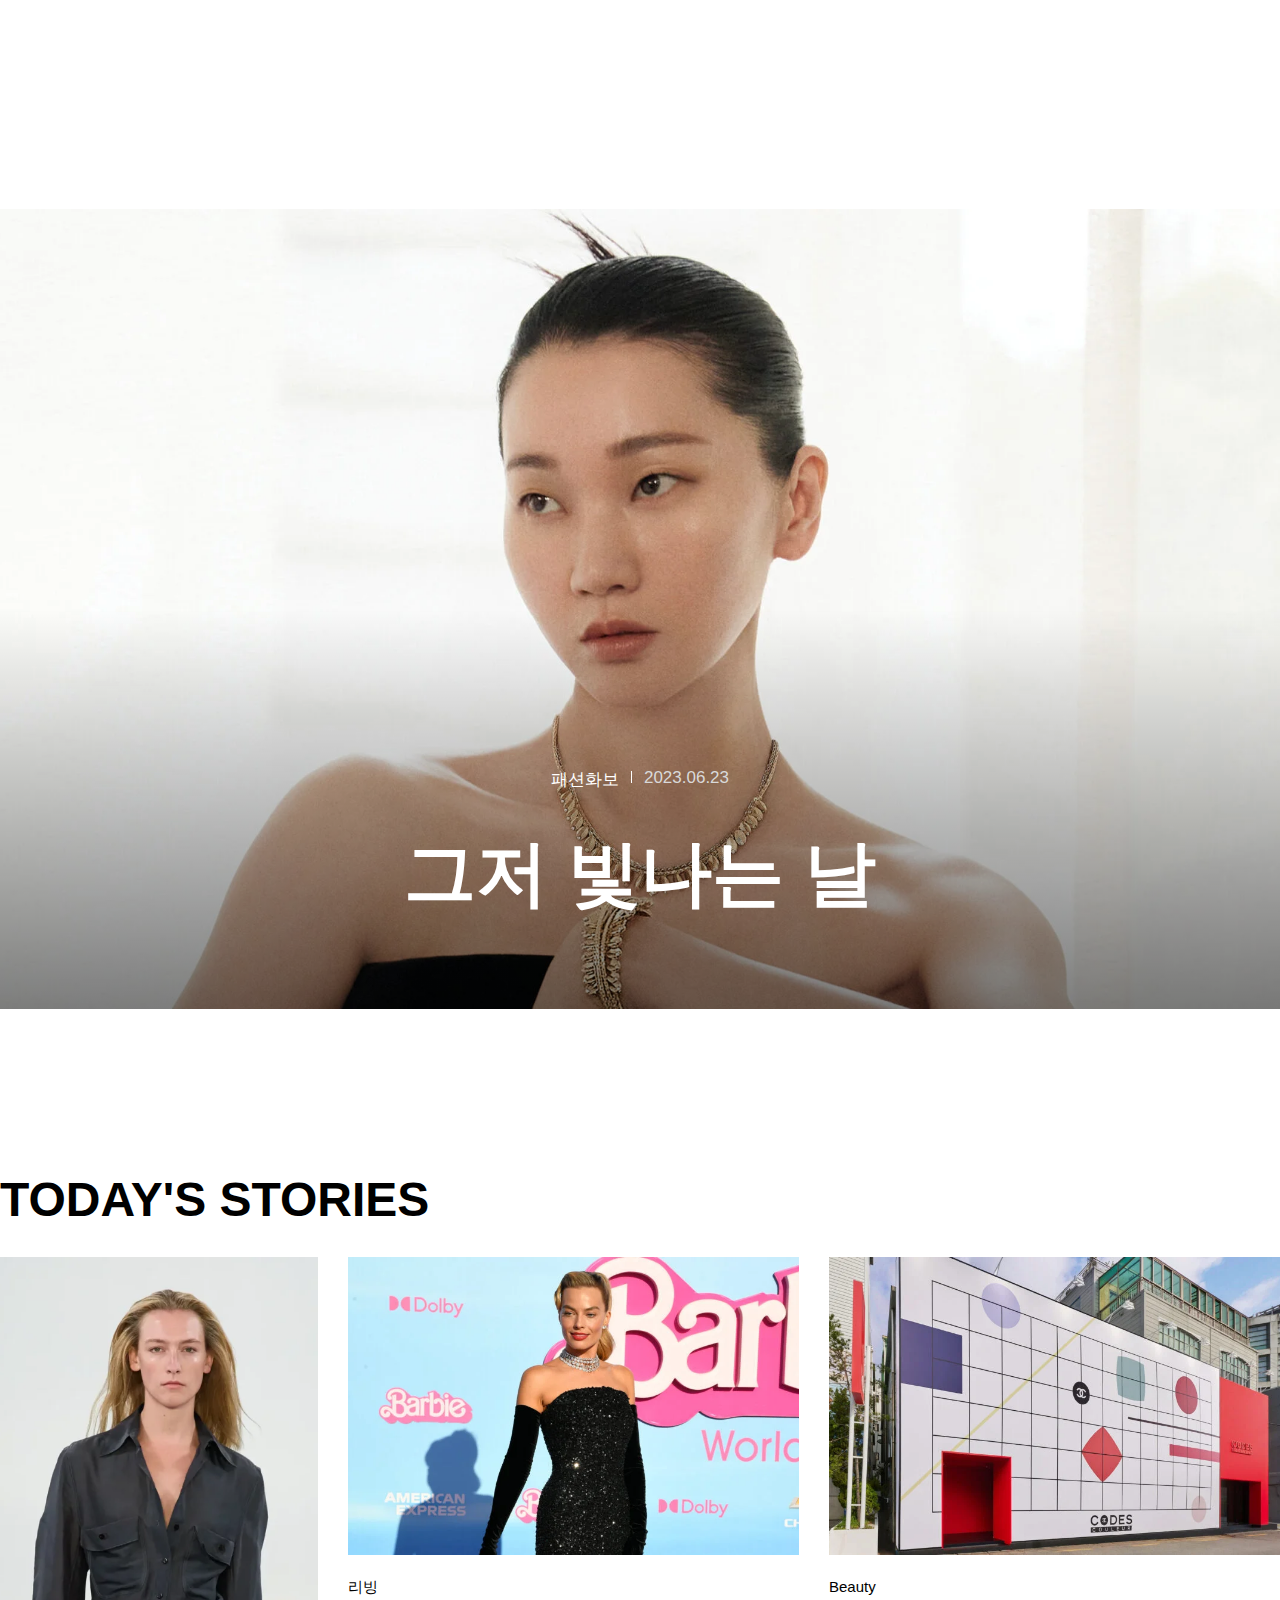
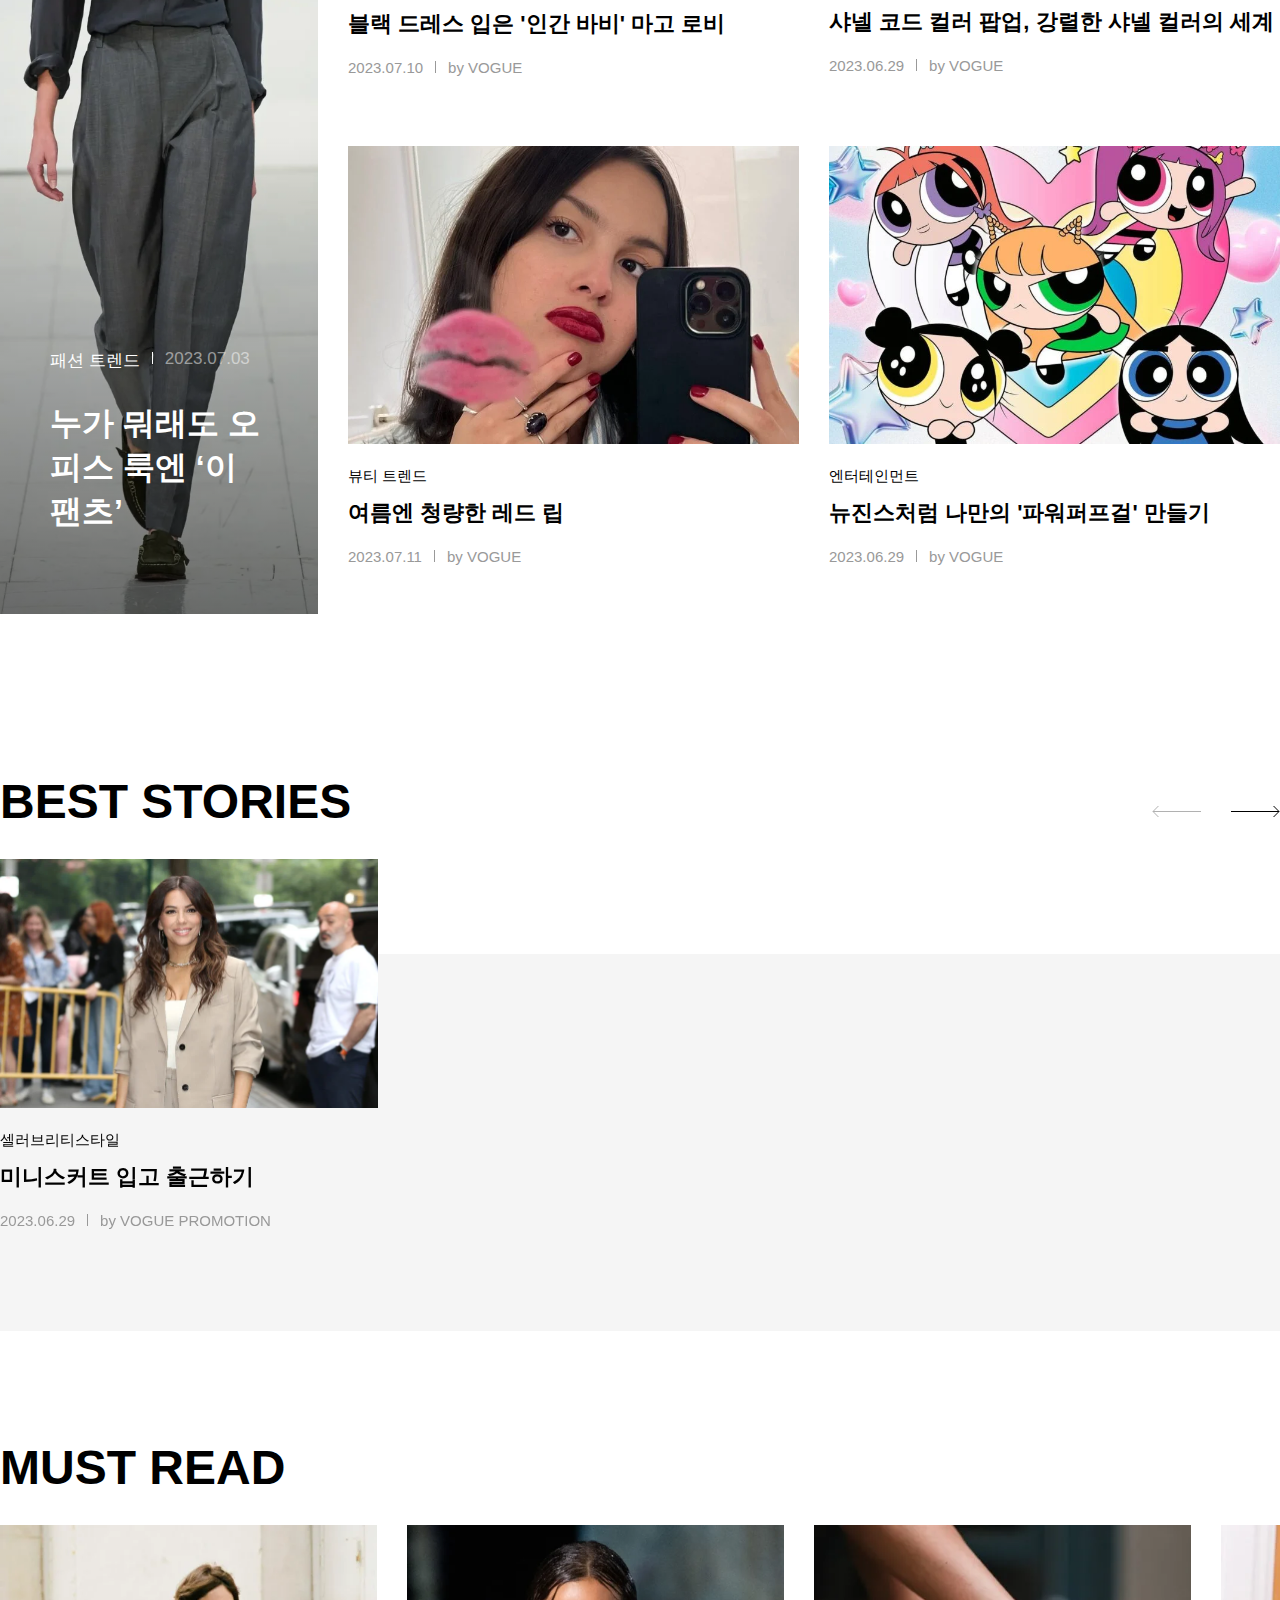
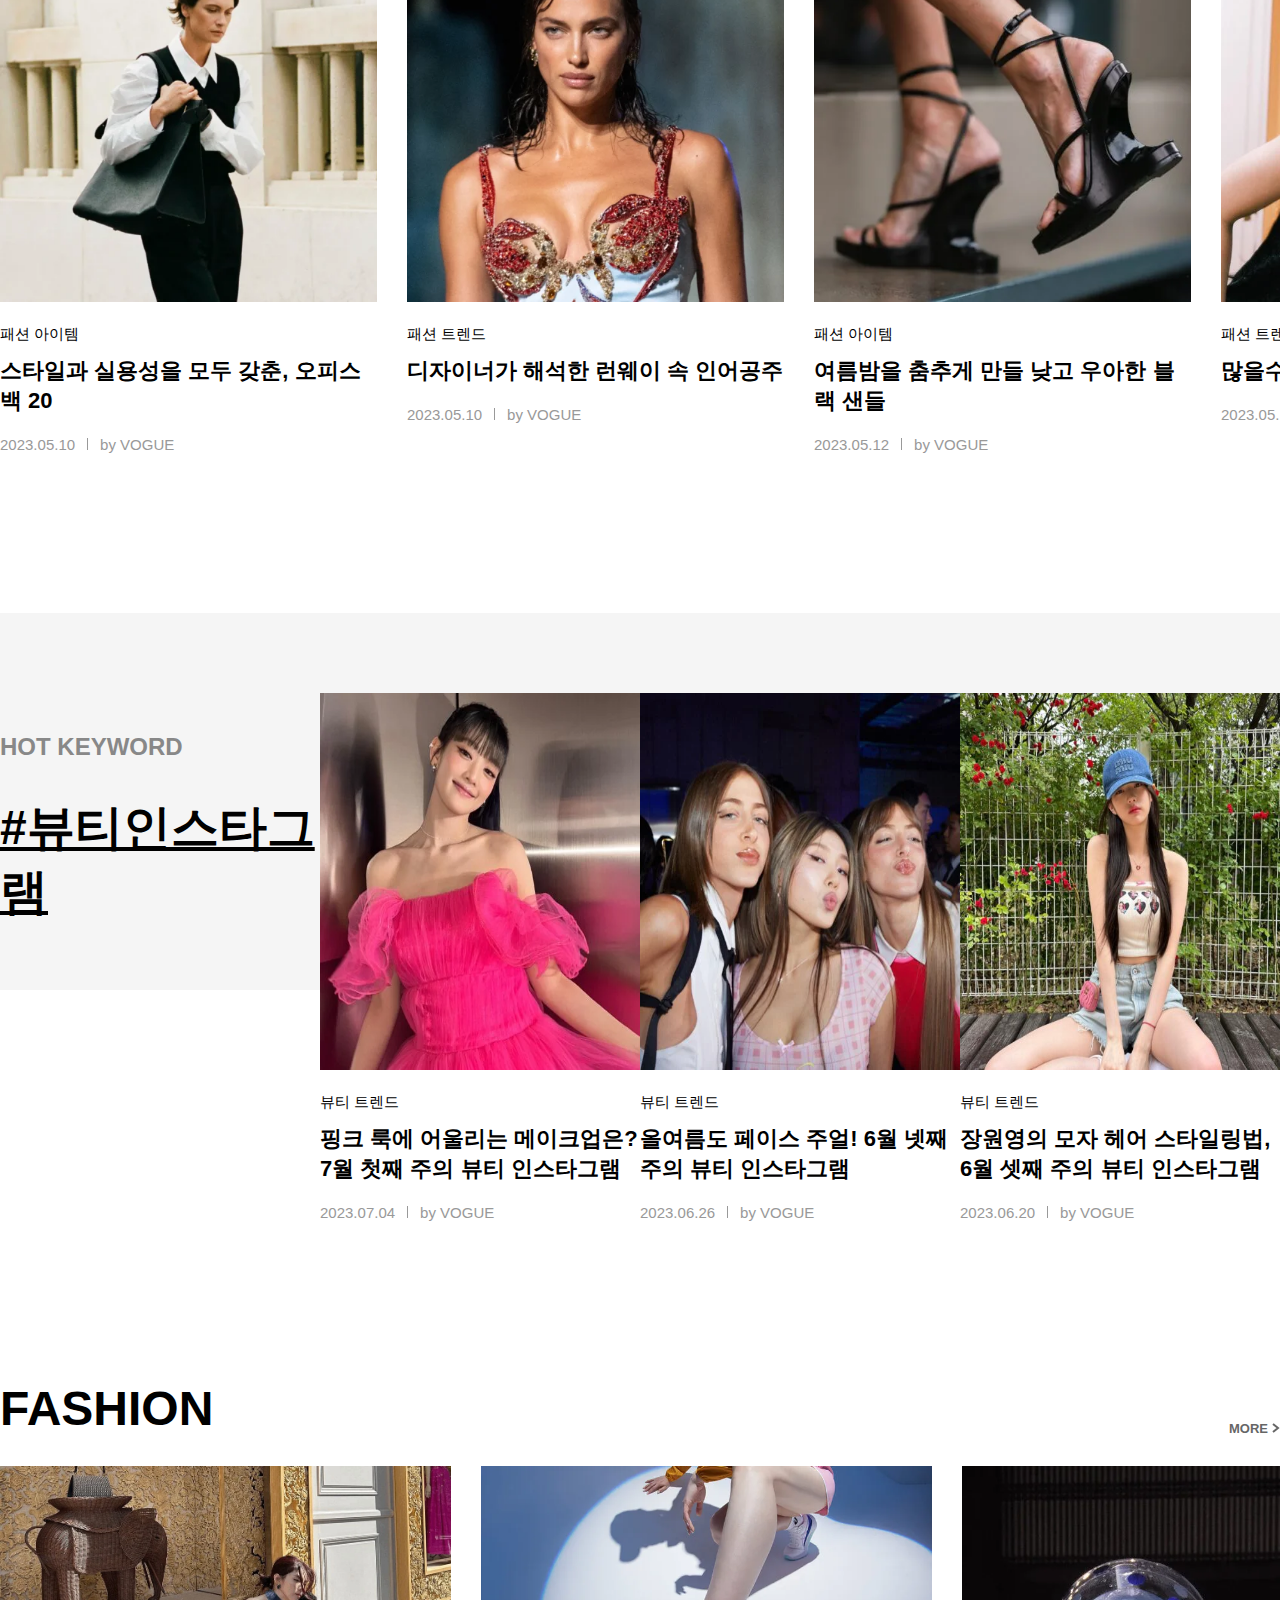
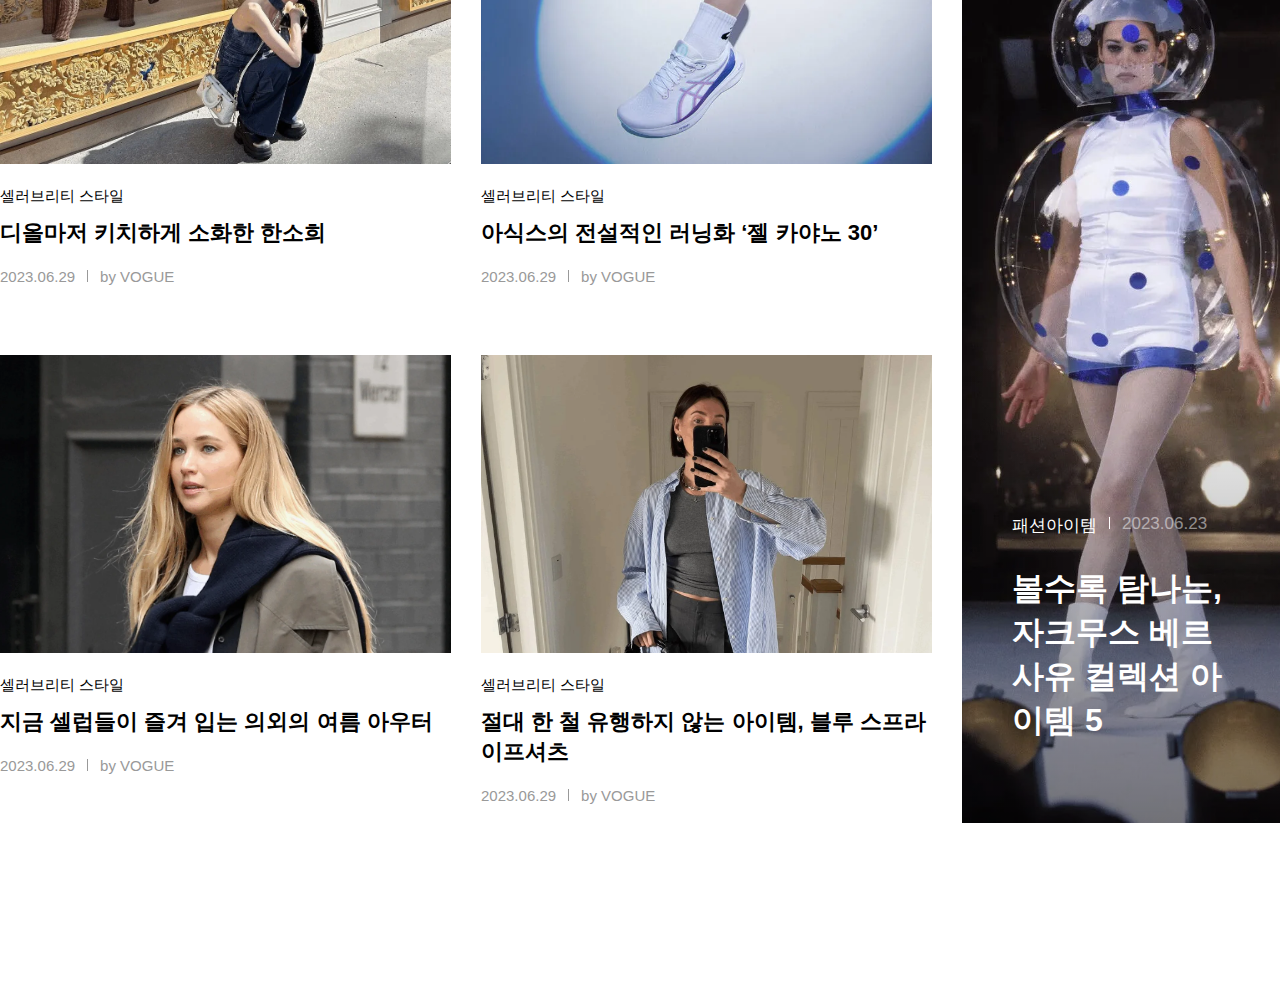
<file: index.html>
<!DOCTYPE html>
<html lang="ko">
<head>
    <meta charset="UTF-8">
    <meta name="viewport" content="width=device-width, initial-scale=1.0">
    <meta http-equiv="refresh" content="0;url=./pages/main.html">
    <title>Vogue Korea</title>
</head>
<body>
    
</body>
</html>
</file>
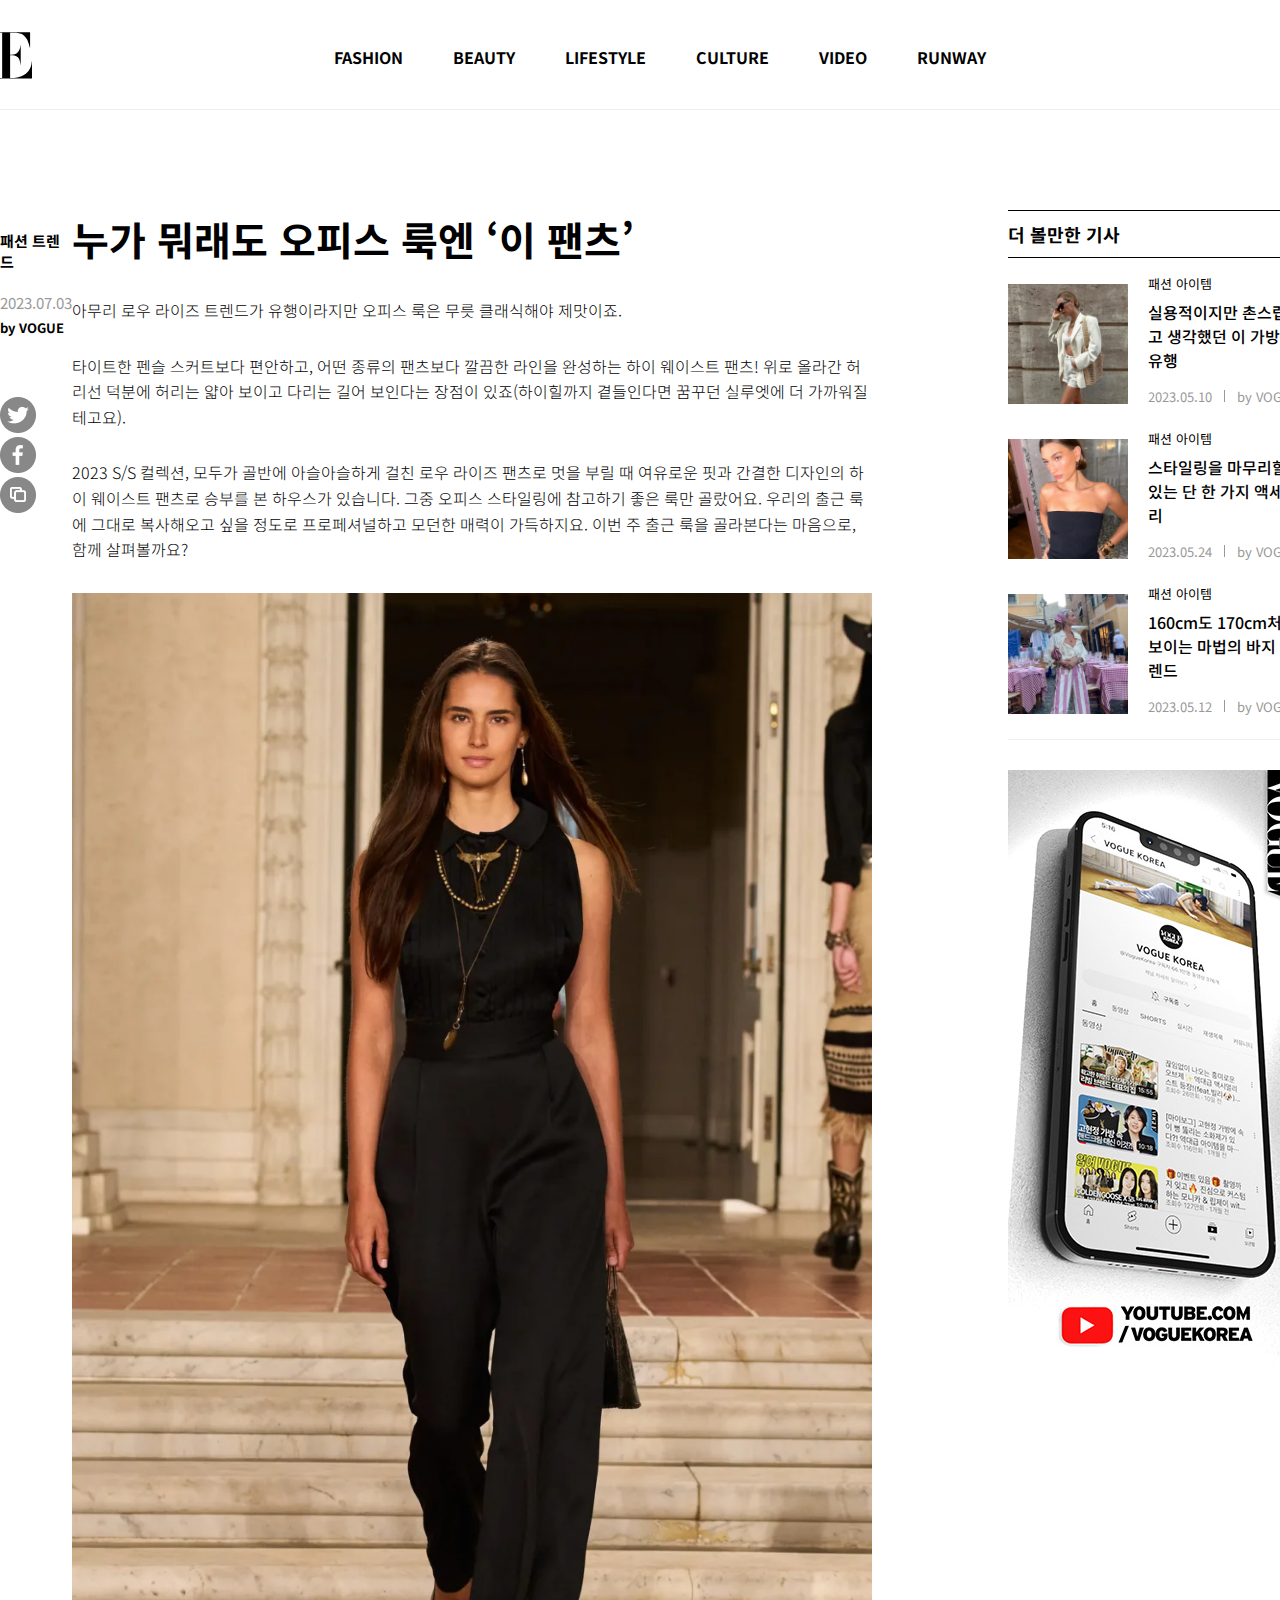
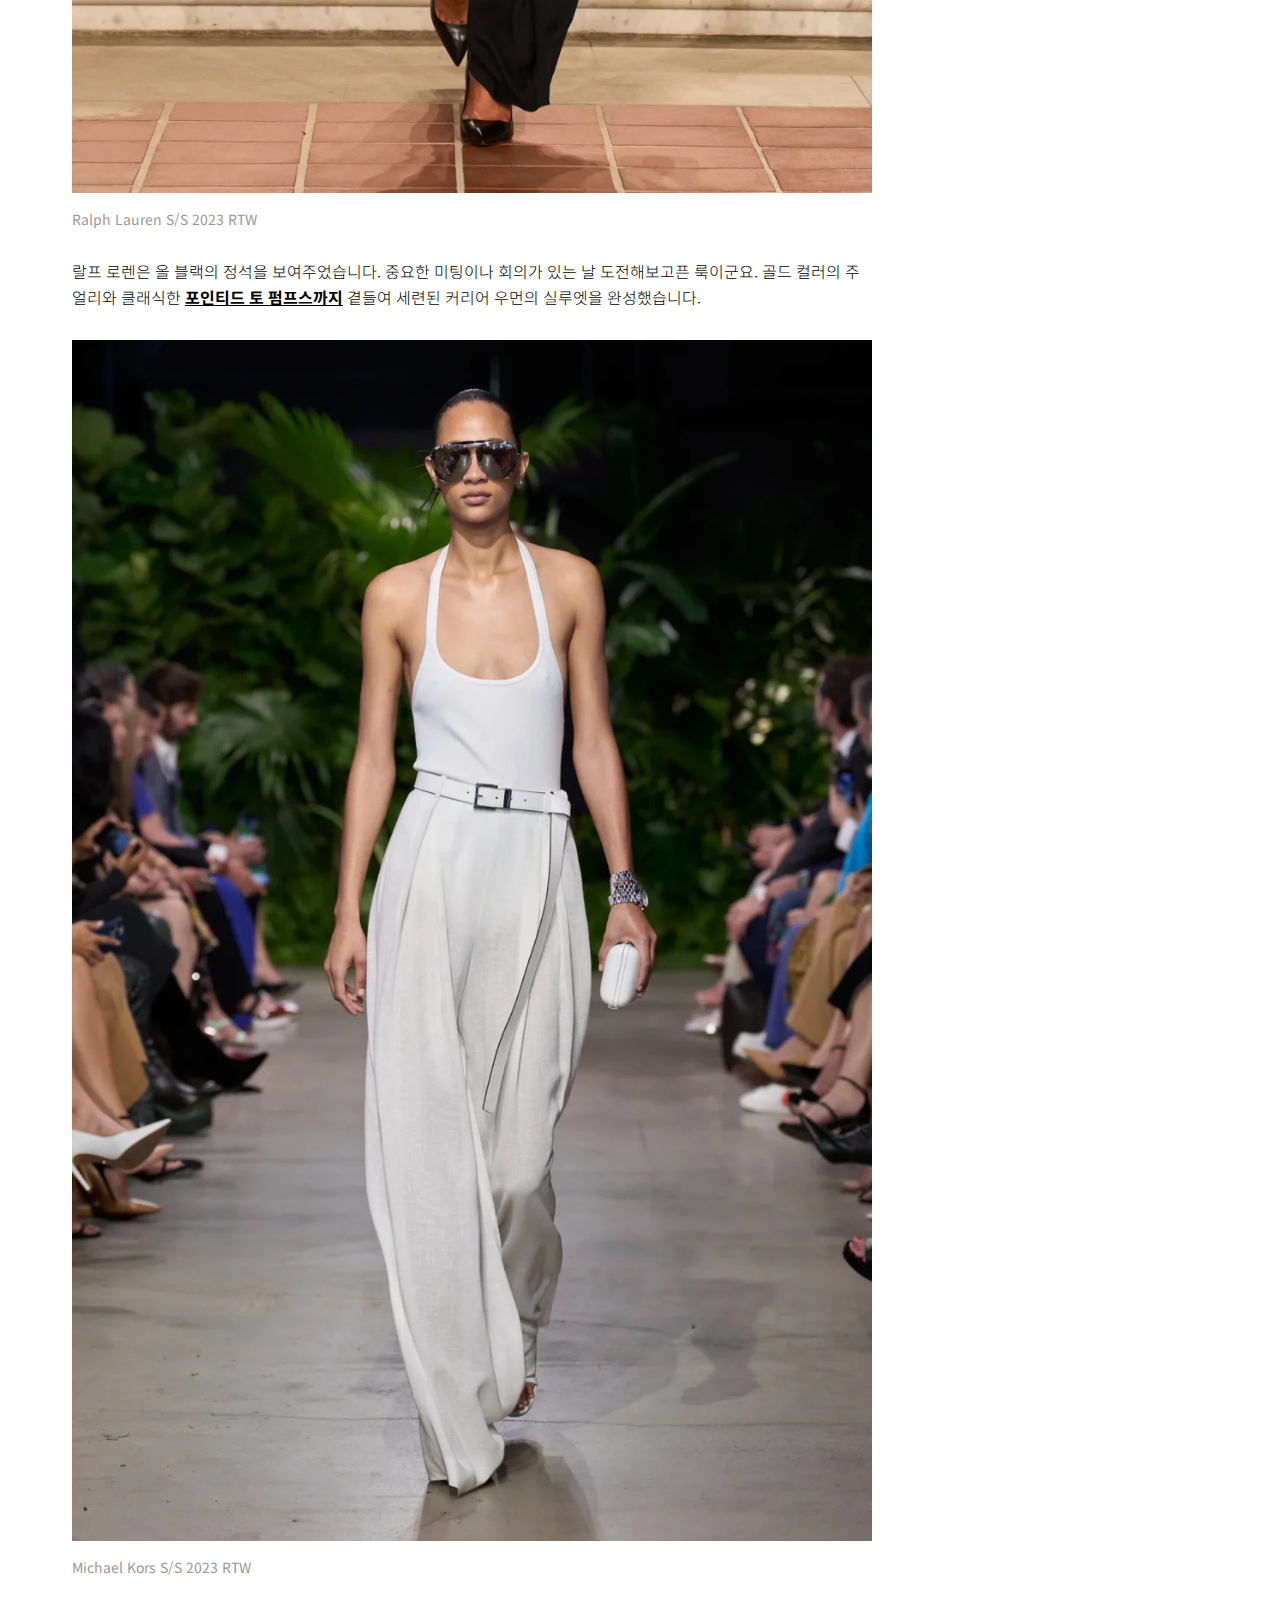
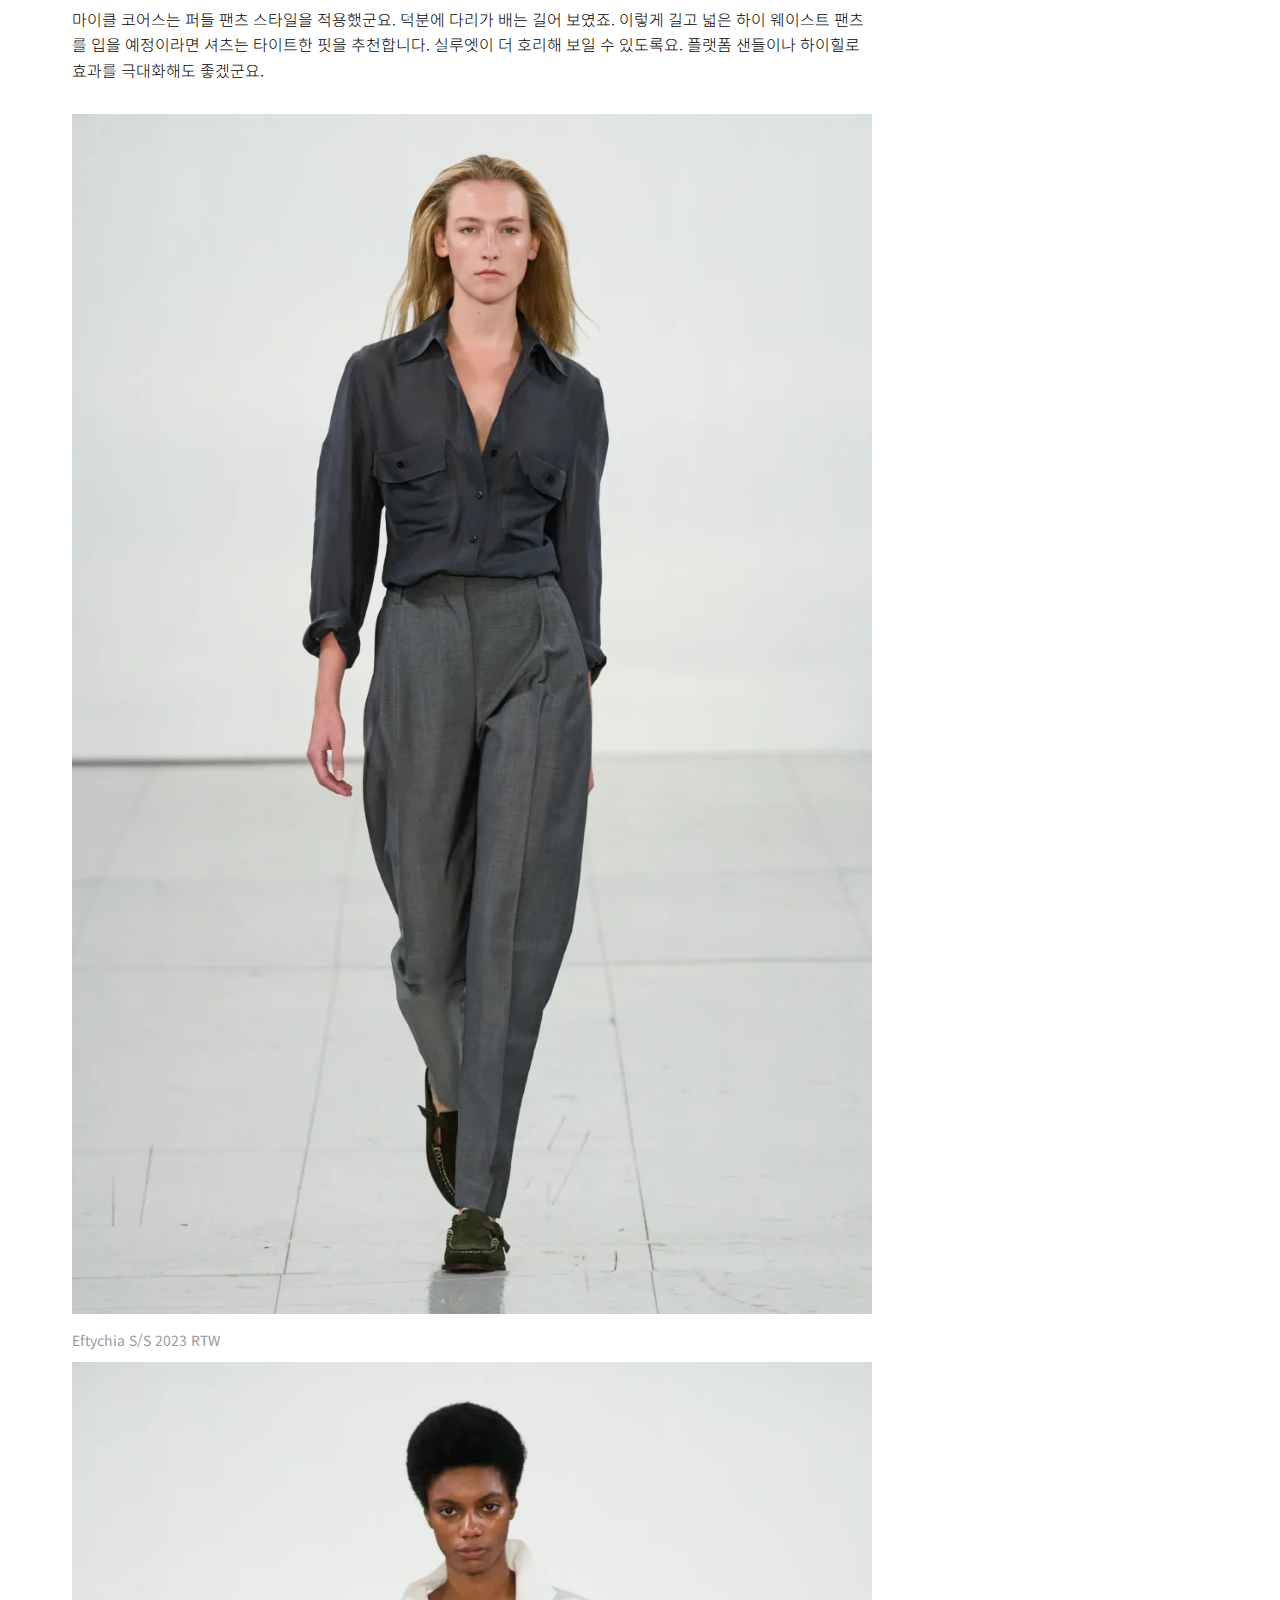
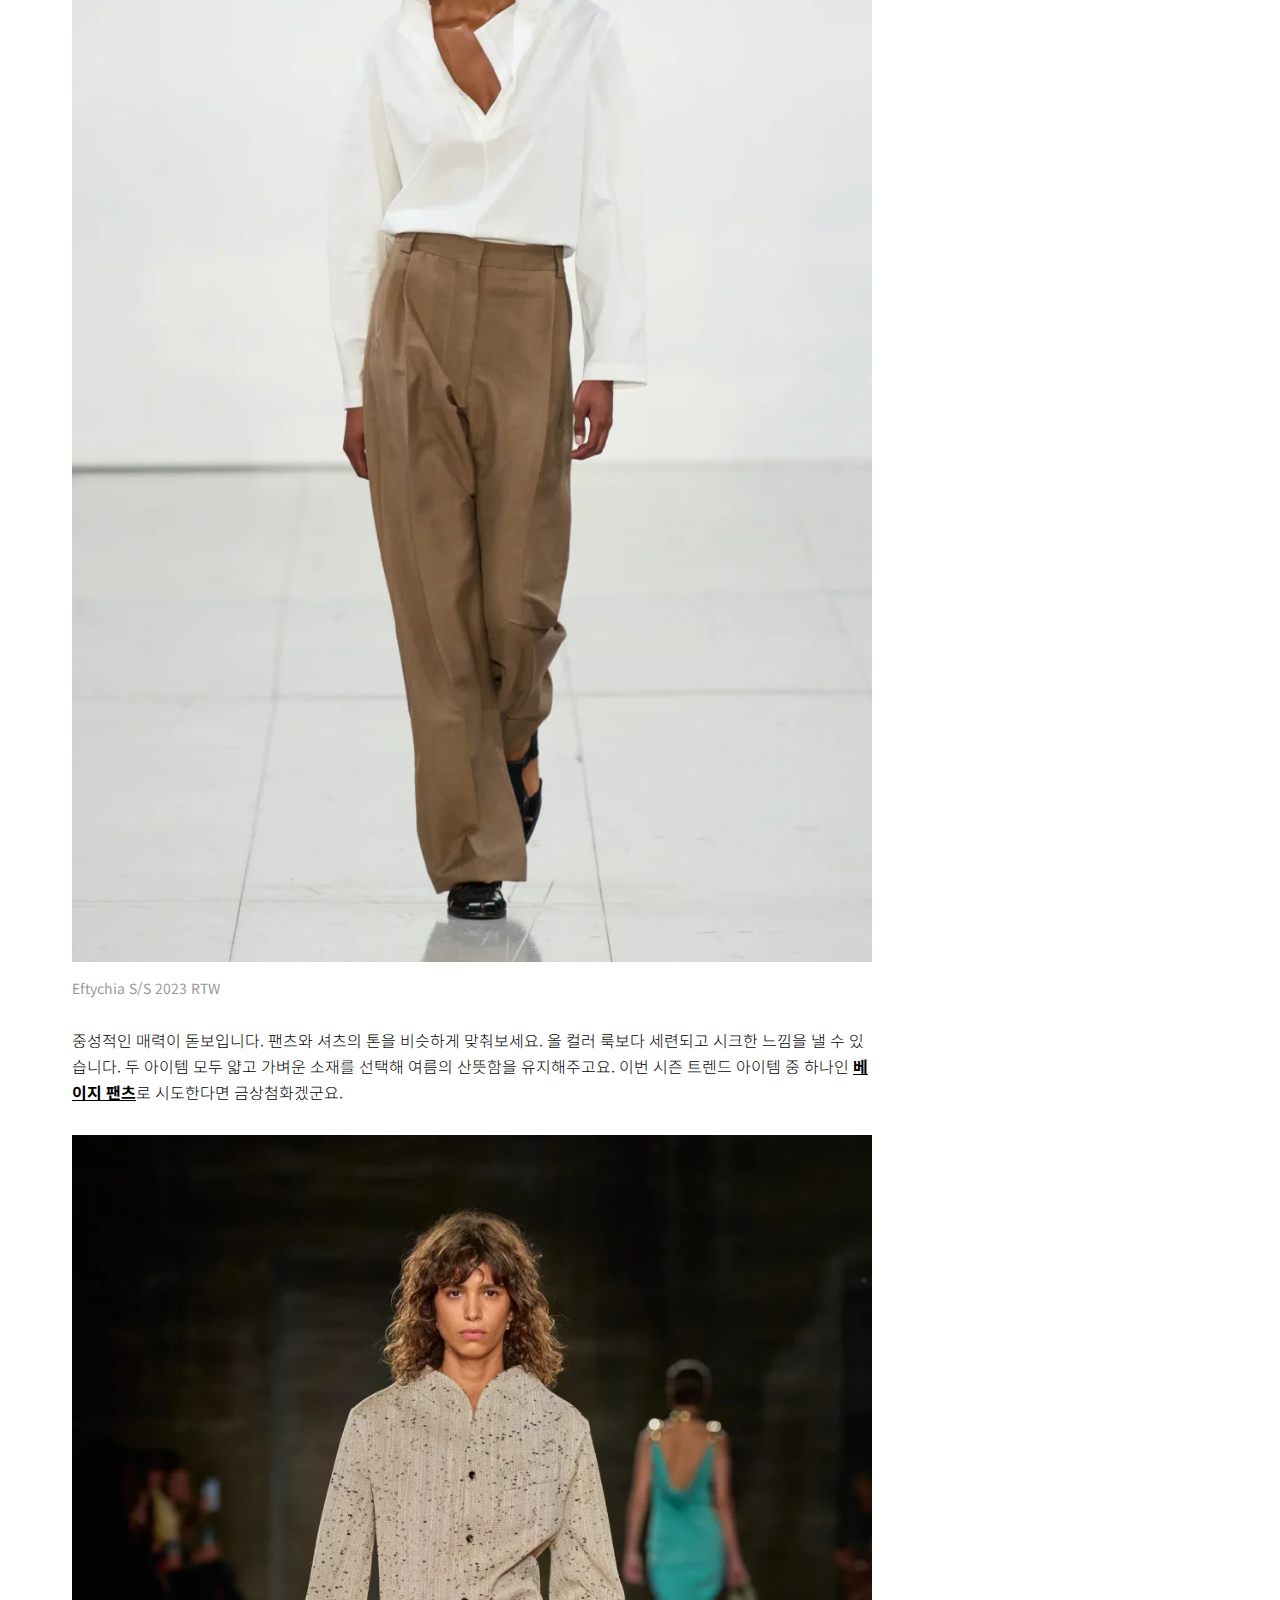
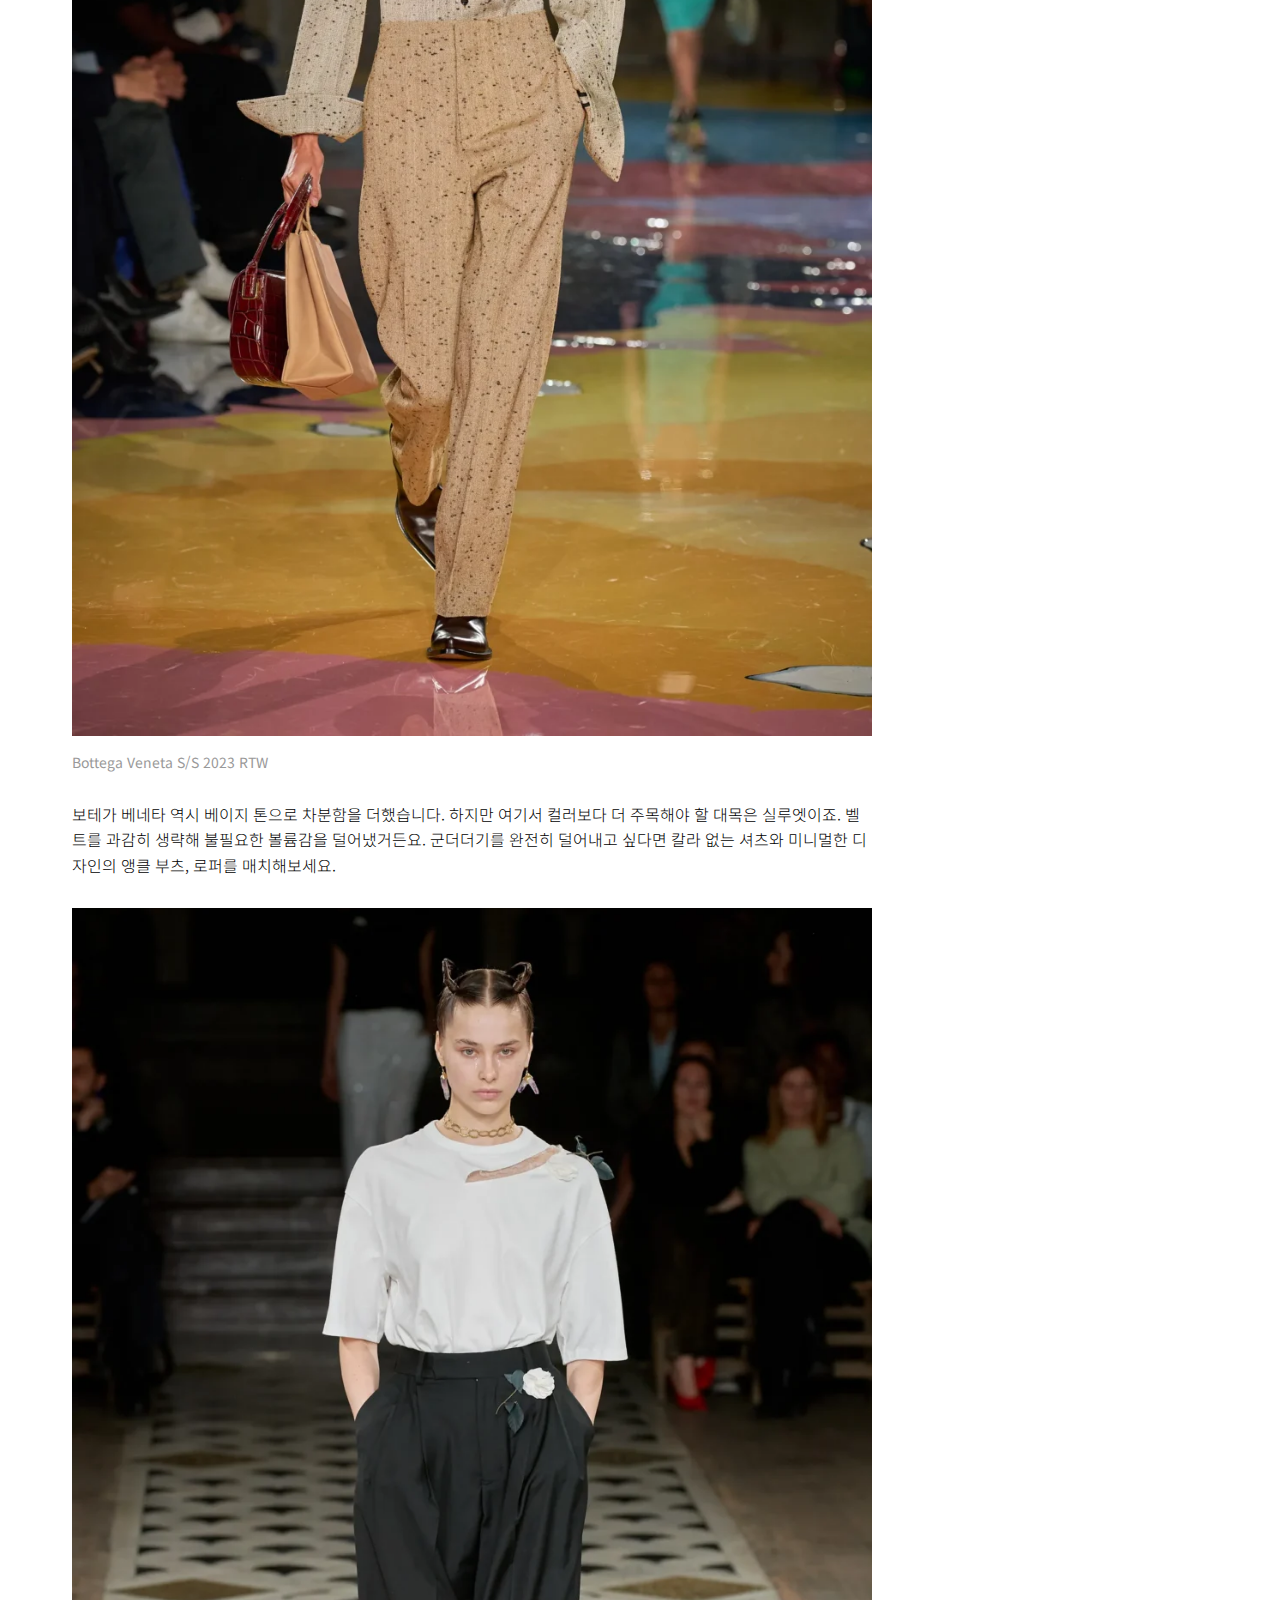
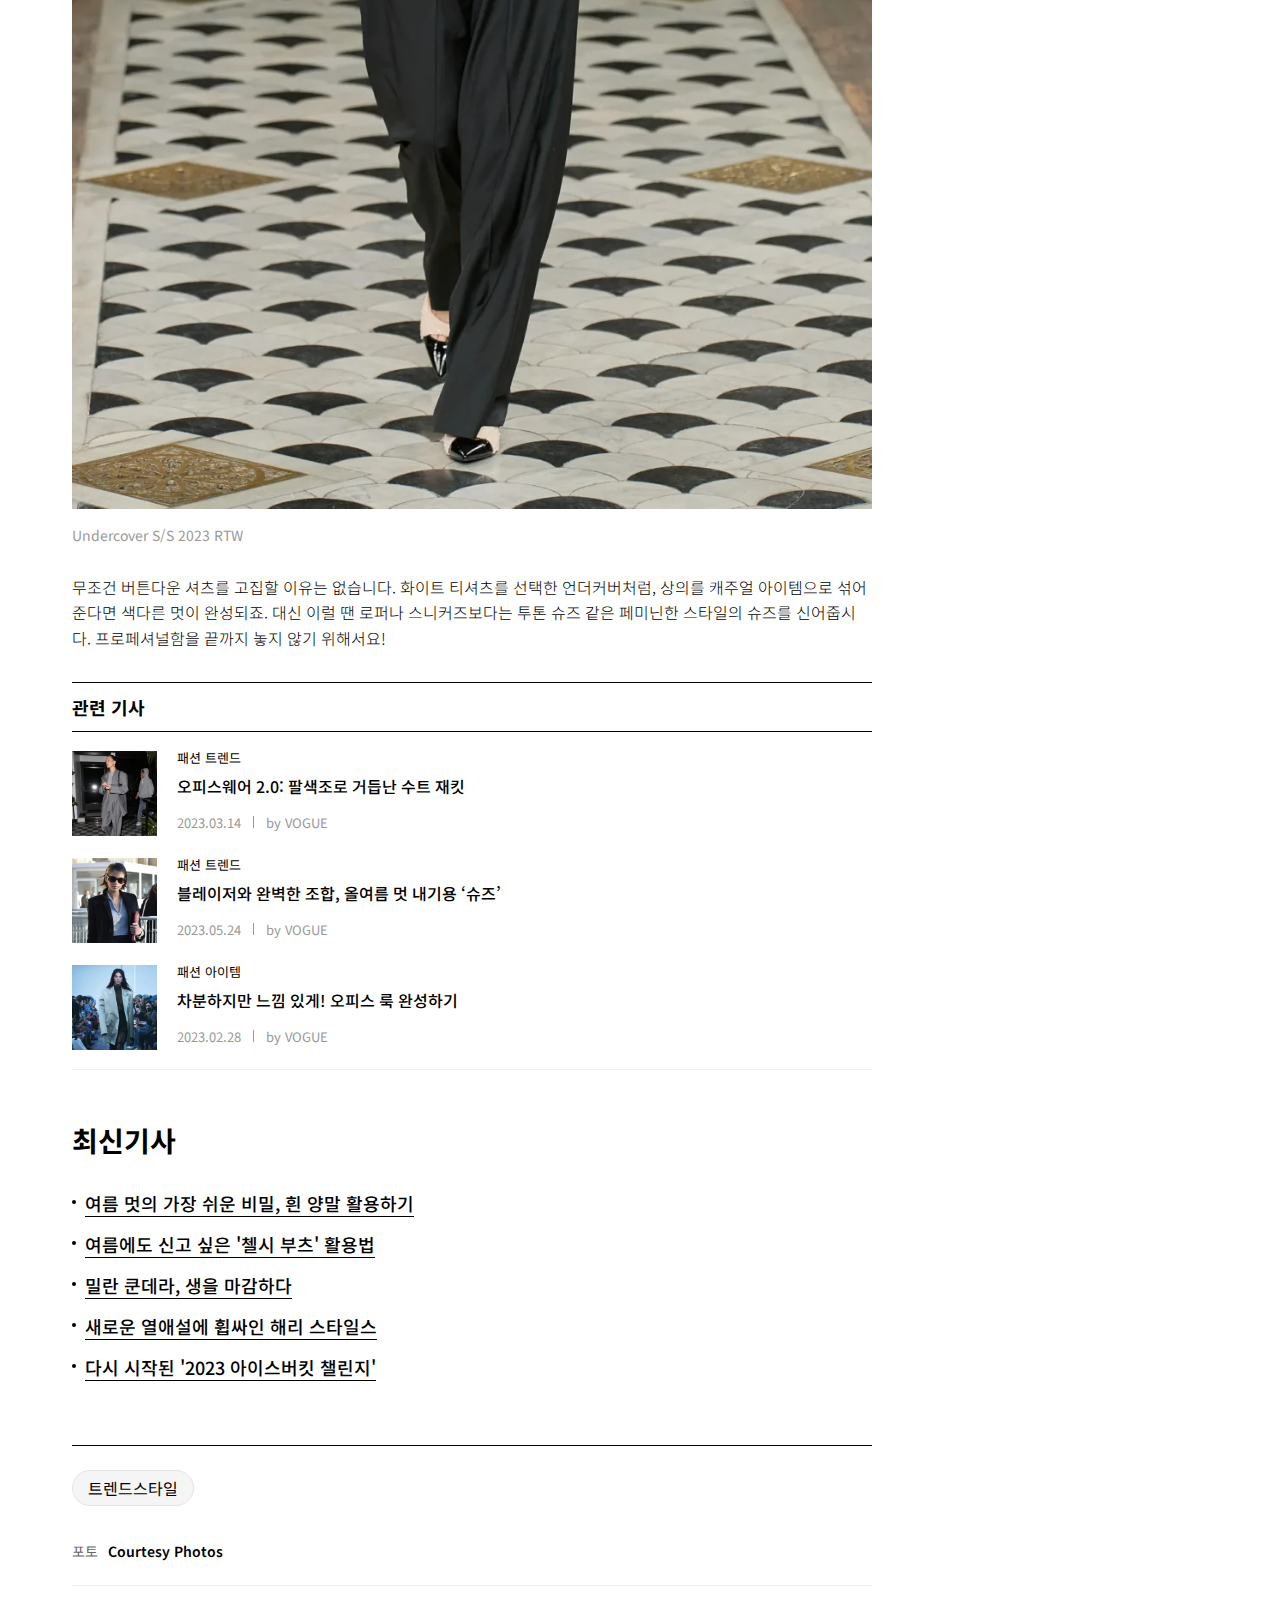
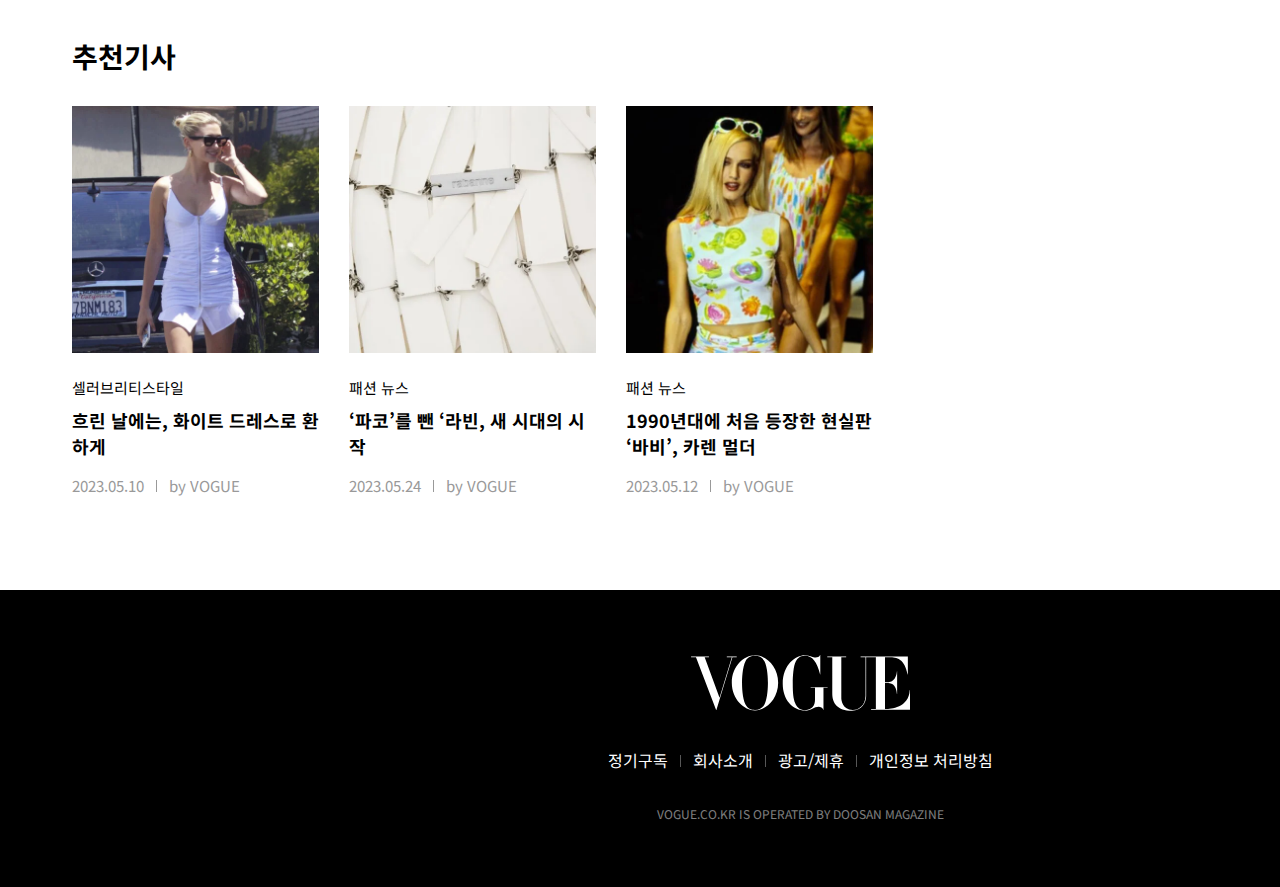
<file: pages/article.html>
<!DOCTYPE html>
<html lang="ko">
<head>
    <meta charset="UTF-8">
    <meta name="viewport" content="width=device-width, initial-scale=1.0">
    <title>누가 뭐래도 오피스 룩엔 ‘이 팬츠’</title>
    <script src="../js/code.jquery.com_jquery-1.12.4.js"></script>
    <script src="../js/common.js"></script>
    <link rel="stylesheet" href="../css/article.css">
    <link rel="stylesheet" href="../css/common.css">
</head>
<body>
    <div class="header2"></div>

    <div class="container">
        <div class="wrap">
            <div class="title">
                <div class="section_text">
                    <p class="sect">패션 트렌드</p>
                    <div class="title_sub">
                        <p>2023.07.03</p>
                        <p class="a">by VOGUE</p>
                    </div>
                </div>
                <div class="share">
                    <a href="#"><img src="../images/ic_share_01.png" alt=""></a>
                    <a href="#"><img src="../images/ic_share_02.png" alt=""></a>
                    <a href="#"><img src="../images/ic_share_03.png" alt=""></a>
                </div>
            </div>

            <div class="article">
                <div class="maiin">
                    <p class="sect">패션 트렌드</p>
                    <h3 class="arti_title">누가 뭐래도 오피스 룩엔 ‘이 팬츠’</h3>
                    <div class="title_sub">
                        <p>2023.07.03</p>
                        <p class="a">by VOGUE</p>
                    </div>
                    <ul class="share_btn">
                        <li class="share_copy"><img src="../images/ic_copy.svg" alt="">복사</li>
                        <li class="share_share"><img src="../images/ic_share_bk.svg" alt="">공유</li>
                    </ul>
                    <p class="arti">아무리 로우 라이즈 트렌드가 유행이라지만 오피스 룩은 무릇 클래식해야 제맛이죠.</p>
                    <p class="arti">타이트한 펜슬 스커트보다 편안하고, 어떤 종류의 팬츠보다 깔끔한 라인을 완성하는 하이 웨이스트 팬츠! 위로 올라간 허리선 덕분에 허리는 얇아 보이고 다리는 길어 보인다는 장점이 있죠(하이힐까지 곁들인다면 꿈꾸던 실루엣에 더 가까워질 테고요).</p>
                    <p class="arti">2023 S/S 컬렉션, 모두가 골반에 아슬아슬하게 걸친 로우 라이즈 팬츠로 멋을 부릴 때 여유로운 핏과 간결한 디자인의 하이 웨이스트 팬츠로 승부를 본 하우스가 있습니다. 그중 오피스 스타일링에 참고하기 좋은 룩만 골랐어요. 우리의 출근 룩에 그대로 복사해오고 싶을 정도로 프로페셔널하고 모던한 매력이 가득하지요. 이번 주 출근 룩을 골라본다는 마음으로, 함께 살펴볼까요?</p>
                    <div class="arti_img">
                        <img src="../images/acti_01.webp" alt="">
                        <p class="arti_sub">Ralph Lauren S/S 2023 RTW</p>
                    </div>
                    <p class="arti">랄프 로렌은 올 블랙의 정석을 보여주었습니다. 중요한 미팅이나 회의가 있는 날 도전해보고픈 룩이군요. 골드 컬러의 주얼리와 클래식한 <span>포인티드 토 펌프스까지</span> 곁들여 세련된 커리어 우먼의 실루엣을 완성했습니다.</p>
                    <div class="arti_img">
                        <img src="../images/acti_02.webp" alt="">
                        <p class="arti_sub">Michael Kors S/S 2023 RTW</p>
                    </div>
                    <p class="arti">마이클 코어스는 퍼들 팬츠 스타일을 적용했군요. 덕분에 다리가 배는 길어 보였죠. 이렇게 길고 넓은 하이 웨이스트 팬츠를 입을 예정이라면 셔츠는 타이트한 핏을 추천합니다. 실루엣이 더 호리해 보일 수 있도록요. 플랫폼 샌들이나 하이힐로 효과를 극대화해도 좋겠군요.</p>
                    <div class="arti_img">
                        <img src="../images/acti_03.webp" alt="">
                        <p class="arti_sub">Eftychia S/S 2023 RTW</p>
                    </div>
                    <div class="arti_img">
                        <img src="../images/acti_04.webp" alt="">
                        <p class="arti_sub">Eftychia S/S 2023 RTW</p>
                    </div>
                    <p class="arti">중성적인 매력이 돋보입니다. 팬츠와 셔츠의 톤을 비슷하게 맞춰보세요. 올 컬러 룩보다 세련되고 시크한 느낌을 낼 수 있습니다. 두 아이템 모두 얇고 가벼운 소재를 선택해 여름의 산뜻함을 유지해주고요. 이번 시즌 트렌드 아이템 중 하나인 <span>베이지 팬츠</span>로 시도한다면 금상첨화겠군요.</p>
                    <div class="arti_img">
                        <img src="../images/acti_05.webp" alt="">
                        <p class="arti_sub">Bottega Veneta S/S 2023 RTW</p>
                    </div>
                    <p class="arti">보테가 베네타 역시 베이지 톤으로 차분함을 더했습니다. 하지만 여기서 컬러보다 더 주목해야 할 대목은 실루엣이죠. 벨트를 과감히 생략해 불필요한 볼륨감을 덜어냈거든요. 군더더기를 완전히 덜어내고 싶다면 칼라 없는 셔츠와 미니멀한 디자인의 앵클 부츠, 로퍼를 매치해보세요.</p>
                    <div class="arti_img">
                        <img src="../images/acti_06.webp" alt="">
                        <p class="arti_sub">Undercover S/S 2023 RTW</p>
                    </div>
                    <p class="arti">무조건 버튼다운 셔츠를 고집할 이유는 없습니다. 화이트 티셔츠를 선택한 언더커버처럼, 상의를 캐주얼 아이템으로 섞어준다면 색다른 멋이 완성되죠. 대신 이럴 땐 로퍼나 스니커즈보다는 투톤 슈즈 같은 페미닌한 스타일의 슈즈를 신어줍시다. 프로페셔널함을 끝까지 놓지 않기 위해서요!</p>
                </div>

                <div class="relate">
                    <h2>관련 기사</h2>
                    <div class="bonus_content">
                        <ul class="relatelist">
                            <li><a href="#"><img src="../images/relate_01.webp" alt="">
                                <div class="bonus_text">
                                    <p>패션 트렌드</p>
                                    <h4>오피스웨어 2.0: 팔색조로 거듭난 수트 재킷</h4>
                                    <div class="bonus_sub">
                                        <p>2023.03.14</p>
                                        <p class="name">by VOGUE</p>
                                    </div>
                                 </div>
                            </a></li>
                            <li><a href="#"><img src="../images/relate_02.webp" alt="">
                                <div class="bonus_text">
                                    <p>패션 트렌드</p>
                                    <h4>블레이저와 완벽한 조합, 올여름 멋 내기용 ‘슈즈’</h4>
                                    <div class="bonus_sub">
                                        <p>2023.05.24</p>
                                        <p class="name">by VOGUE</p>
                                    </div>
                                 </div>
                            </a></li>
                            <li><a href="#"><img src="../images/relate_03.webp" alt="">
                                <div class="bonus_text">
                                    <p>패션 아이템</p>
                                    <h4>차분하지만 느낌 있게! 오피스 룩 완성하기</h4>
                                    <div class="bonus_sub">
                                        <p>2023.02.28</p>
                                        <p class="name">by VOGUE</p>
                                    </div>
                                 </div>
                            </a></li>
                        </ul>
                    </div>
                </div>
                <div class="latest">
                    <div class="maintext">
                        <p>최신기사</p>
                    </div>
                    <ul class="latest_list">
                        <li><a href="#">여름 멋의 가장 쉬운 비밀, 흰 양말 활용하기</a></li>
                        <li><a href="#">여름에도 신고 싶은 '첼시 부츠' 활용법</a></li>
                        <li><a href="#">밀란 쿤데라, 생을 마감하다</a></li>
                        <li><a href="#">새로운 열애설에 휩싸인 해리 스타일스</a></li>
                        <li><a href="#">다시 시작된 '2023 아이스버킷 챌린지'</a></li>
                    </ul>
                </div>

                <div class="tag">
                    <div class="tag_gray">
                        <a href="">트렌드스타일</a></div>
                    <div class="tag_text">
                        <p>포토</p>
                        <p class="name">Courtesy Photos</p>
                    </div>
                </div>

                <div class="recommend">
                    <ul class="share_btn">
                        <li class="share_copy"><img src="../images/ic_copy.svg" alt="">복사</li>
                        <li class="share_share"><img src="../images/ic_share_bk.svg" alt="">공유</li>
                    </ul>
                    
                    <div class="maintext">
                        <p>추천기사</p>
                    </div>
                    <div class="re_content">
                        <ul class="relist">
                            <li><a href="#"><img src="../images/re_01.webp" alt="">
                                <div class="section_text">
                                    <p>셀러브리티스타일</p>
                                    <h4>흐린 날에는, 화이트 드레스로 환하게</h4>
                                    <div class="section_sub">
                                        <p>2023.05.10</p>
                                        <p class="name">by VOGUE</p>
                                    </div>
                                 </div>
                            </a></li>
                            <li><a href="#"><img src="../images/re_02.webp" alt="">
                                <div class="section_text">
                                    <p>패션 뉴스</p>
                                    <h4>‘파코’를 뺀 ‘라빈, 새 시대의 시작</h4>
                                    <div class="section_sub">
                                        <p>2023.05.24</p>
                                        <p class="name">by VOGUE</p>
                                    </div>
                                 </div>
                            </a></li>
                            <li><a href="#"><img src="../images/re_03.webp" alt="">
                                <div class="section_text">
                                    <p>패션 뉴스</p>
                                    <h4>1990년대에 처음 등장한 현실판 ‘바비’, 카렌 멀더</h4>
                                    <div class="section_sub">
                                        <p>2023.05.12</p>
                                        <p class="name">by VOGUE</p>
                                    </div>
                                 </div>
                            </a></li>
                        </ul>
                    </div>
                </div>
            </div>

            <div class="bonus">
                <h2>더 볼만한 기사</h2>
                <div class="bonus_content">
                    <ul class="bonuslist">
                        <li><a href="#"><img src="../images/item_01.webp" alt="">
                            <div class="bonus_text">
                                <p>패션 아이템</p>
                                <h4>실용적이지만 촌스럽다고 생각했던 이 가방의 유행</h4>
                                <div class="bonus_sub">
                                    <p>2023.05.10</p>
                                    <p class="name">by VOGUE</p>
                                </div>
                             </div>
                        </a></li>
                        <li><a href="#"><img src="../images/item_02.webp" alt="">
                            <div class="bonus_text">
                                <p>패션 아이템</p>
                                <h4>스타일링을 마무리할 수 있는 단 한 가지 액세서리</h4>
                                <div class="bonus_sub">
                                    <p>2023.05.24</p>
                                    <p class="name">by VOGUE</p>
                                </div>
                             </div>
                        </a></li>
                        <li><a href="#"><img src="../images/item_03.webp" alt="">
                            <div class="bonus_text">
                                <p>패션 아이템</p>
                                <h4>160cm도 170cm처럼 보이는 마법의 바지 트렌드</h4>
                                <div class="bonus_sub">
                                    <p>2023.05.12</p>
                                    <p class="name">by VOGUE</p>
                                </div>
                             </div>
                        </a></li>
                    </ul>
                </div>

                <div class="adMenu">
                    <a href="https://www.youtube.com/user/VogueKorea" target="_blank"><img src="../images/ad.jpg" alt=""></a>
                </div>
            </div>
        </div>
    </div>

    <div id="topBtn">
        <img src="../images/icon_top.png">
    </div>

    <div class="footer"></div>

    <script>
   
    $(window).scroll(function () {
        // console.log($(this).scrollTop());
            if ($(this).scrollTop() > 200) {
                $('.sideMenu').addClass('fixed')
            } else {
                $('.sideMenu').removeClass('fixed')
            }
    })
    

    // 스크롤탑
    $(window).scroll(function () {
    // console.log($(this).scrollTop());
    if ($(this).scrollTop() > 10) {
        $('#topBtn').show()
    } else {
        $('#topBtn').hide()
    }
    })

    let scrollTopBtn = document.getElementById('topBtn');

    scrollTopBtn.addEventListener('click',function(){
        window.scrollTo({top: 0, behavior:'smooth'});
    });
    </script>
</body>
</html>
</file>
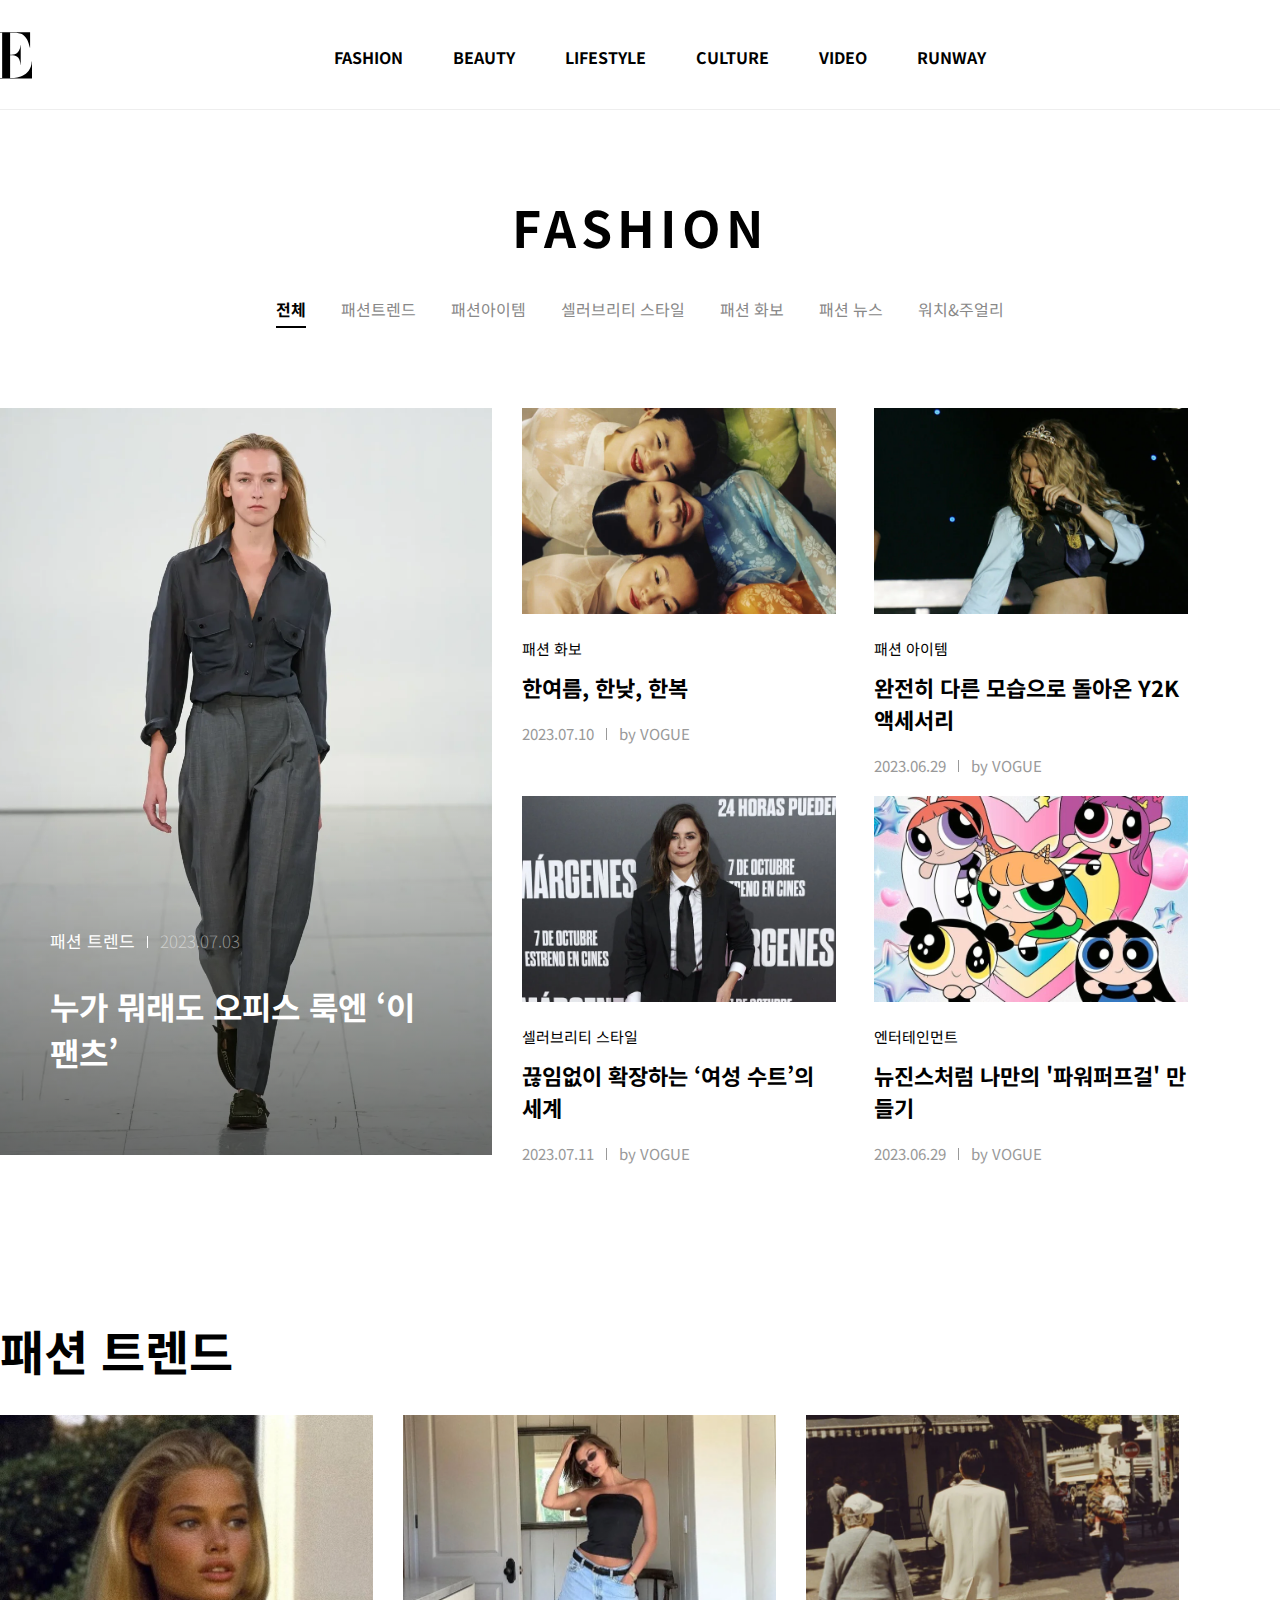
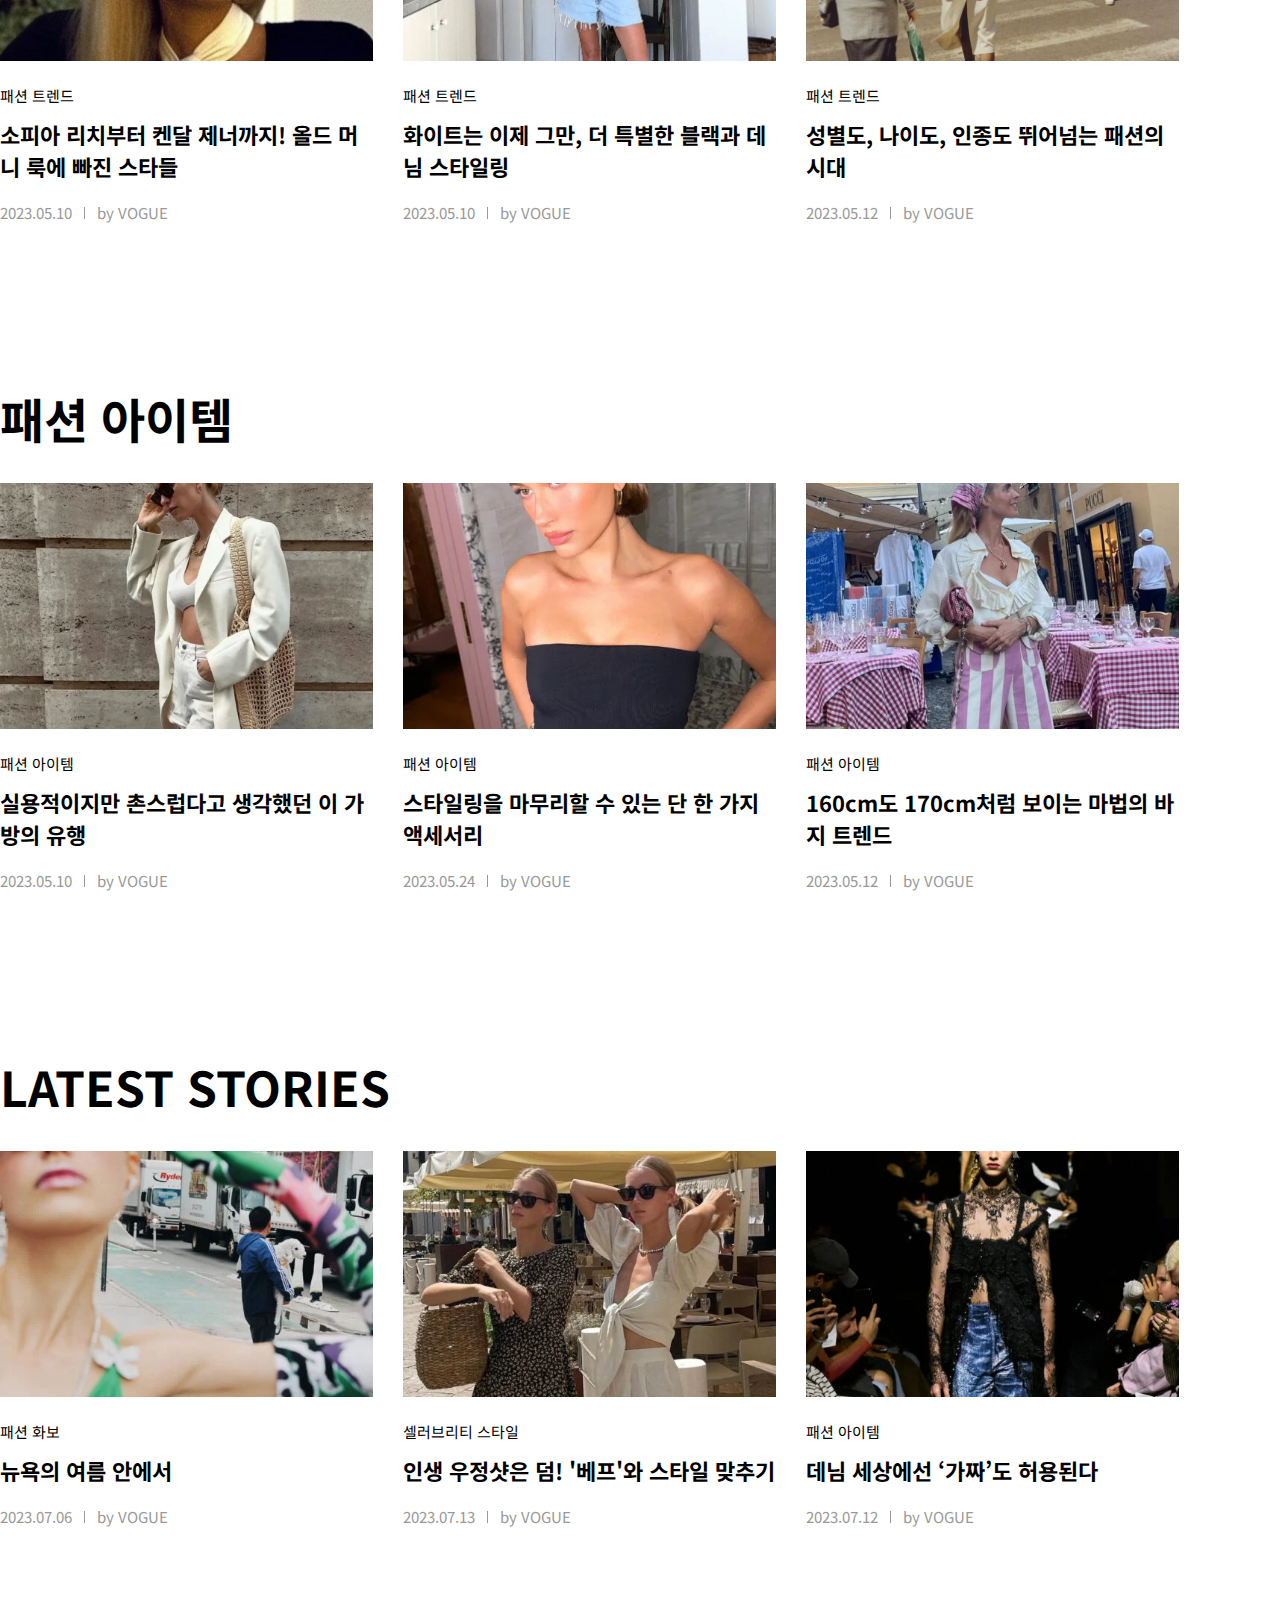
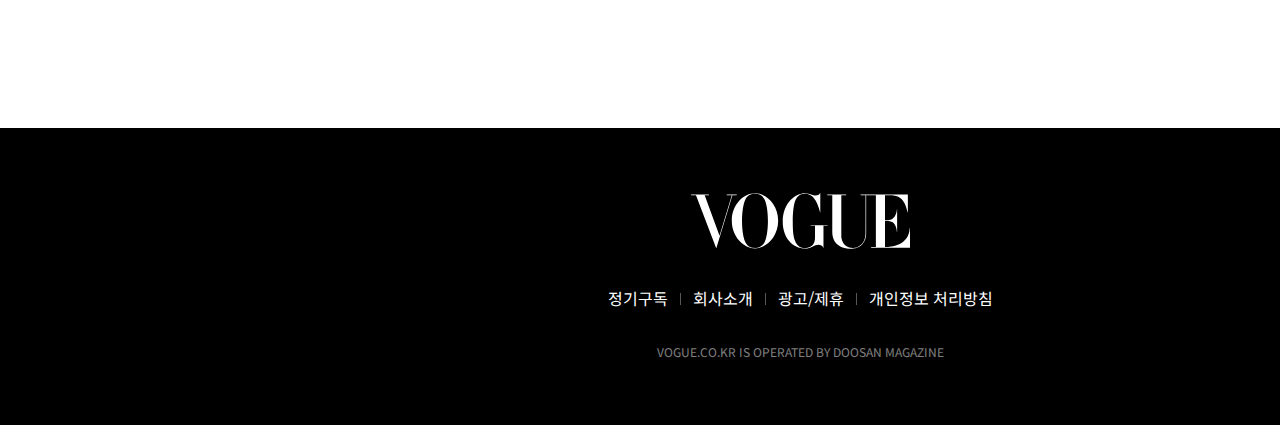
<file: pages/fashion.html>
<!DOCTYPE html>
<html lang="ko">
<head>
    <meta charset="UTF-8">
    <meta name="viewport" content="width=device-width, initial-scale=1.0">
    <title>FASHION | Vogue </title>
    <script src="../js/code.jquery.com_jquery-1.12.4.js"></script>
    <script src="../js/common.js"></script>
    <link rel="stylesheet" href="../css/fashion.css">
    <link rel="stylesheet" href="../css/common.css">
</head>
<body>
    <div class="header2"></div>

    <div class="wrap">
        <div class="menu">
            <h3 class="fashion">FASHION</h3>
            <div class="tab_menu">
                <ul class="tab">
                    <li class="active"><a href="#">전체</a></li>
                    <li><a href="#">패션트렌드</a></li>
                    <li><a href="#">패션아이템</a></li>
                    <li><a href="#">셀러브리티 스타일</a></li>
                    <li><a href="#">패션 화보</a></li>
                    <li><a href="#">패션 뉴스</a></li>
                    <li><a href="#">워치&주얼리</a></li>
                </ul>
            </div>
        </div>
        <div class="article">
            <section class="section">
                <div class="first_content">
                    <div class="first_left">
                        <a href="./article.html">
                            <div class="gra"></div>
                            <img src="../images/today_01.webp" alt="">
                            <div class="first_text">
                                <div class="box_text">
                                    <p>패션 트렌드</p>
                                    <p class="date">2023.07.03</p>
                                </div>
                                <div class="main_text">
                                    <h3>누가 뭐래도 오피스 룩엔 ‘이 팬츠’</h3>
                                </div>
                            </div>
                        </a>
                    </div>
                    <div class="first_right">
                        <ul class="story">
                            <li>
                                <a href="#"><img src="../images/fp_01.webp" alt="">
                                 <div class="section_text">
                                    <p>패션 화보</p>
                                    <h4>한여름, 한낮, 한복</h4>
                                    <div class="section_sub">
                                        <p>2023.07.10</p>
                                        <p class="name">by VOGUE</p>
                                    </div>
                                 </div>
                                </a>
                            </li>
                            <li>
                                <a href="#"><img src="../images/fp_02.webp" alt="">
                                 <div class="section_text">
                                    <p>패션 아이템</p>
                                    <h4>완전히 다른 모습으로 돌아온 Y2K 액세서리</h4>
                                    <div class="section_sub">
                                        <p>2023.06.29</p>
                                        <p class="name">by VOGUE</p>
                                    </div>
                                 </div>
                                </a>
                            </li>
                            <li>
                                <a href="#"><img src="../images/fp_03.webp" alt="">
                                 <div class="section_text">
                                    <p>셀러브리티 스타일</p>
                                    <h4>끊임없이 확장하는 ‘여성 수트’의 세계</h4>
                                    <div class="section_sub">
                                        <p>2023.07.11</p>
                                        <p class="name">by VOGUE</p>
                                    </div>
                                 </div>
                                </a>
                            </li>
                            <li>
                                <a href="#"><img src="../images/today_05.webp" alt="">
                                 <div class="section_text">
                                    <p>엔터테인먼트</p>
                                    <h4>뉴진스처럼 나만의 '파워퍼프걸' 만들기</h4>
                                    <div class="section_sub">
                                        <p>2023.06.29</p>
                                        <p class="name">by VOGUE</p>
                                    </div>
                                 </div>
                                </a>
                            </li>
                        </ul>
                    </div>
                </div>
    
                <div class="sideMenu">
                    <a class="img" href="https://www.youtube.com/user/VogueKorea" target="_blank"></a>
                </div>
            </section>
    
            <section class="trend">
                <div class="maintext">
                    <p>패션 트렌드</p>
                </div>
                <div class="trend_content">
                    <ul class="trendlist">
                        <li><a href="#"><img src="../images/trend_01.webp" alt="">
                            <div class="section_text">
                                <p>패션 트렌드</p>
                                <h4>소피아 리치부터 켄달 제너까지! 올드 머니 룩에 빠진 스타들</h4>
                                <div class="section_sub">
                                    <p>2023.05.10</p>
                                    <p class="name">by VOGUE</p>
                                </div>
                             </div>
                        </a></li>
                        <li><a href="#"><img src="../images/trend_02.webp" alt="">
                            <div class="section_text">
                                <p>패션 트렌드</p>
                                <h4>화이트는 이제 그만, 더 특별한 블랙과 데님 스타일링</h4>
                                <div class="section_sub">
                                    <p>2023.05.10</p>
                                    <p class="name">by VOGUE</p>
                                </div>
                             </div>
                        </a></li>
                        <li><a href="#"><img src="../images/trend_03.webp" alt="">
                            <div class="section_text">
                                <p>패션 트렌드</p>
                                <h4>성별도, 나이도, 인종도 뛰어넘는 패션의 시대</h4>
                                <div class="section_sub">
                                    <p>2023.05.12</p>
                                    <p class="name">by VOGUE</p>
                                </div>
                             </div>
                        </a></li>
                    </ul>
                </div>
            </section>
    
            <section class="trend">
                <div class="maintext">
                    <p>패션 아이템</p>
                </div>
                <div class="trend_content">
                    <ul class="trendlist">
                        <li><a href="#"><img src="../images/item_01.webp" alt="">
                            <div class="section_text">
                                <p>패션 아이템</p>
                                <h4>실용적이지만 촌스럽다고 생각했던 이 가방의 유행</h4>
                                <div class="section_sub">
                                    <p>2023.05.10</p>
                                    <p class="name">by VOGUE</p>
                                </div>
                             </div>
                        </a></li>
                        <li><a href="#"><img src="../images/item_02.webp" alt="">
                            <div class="section_text">
                                <p>패션 아이템</p>
                                <h4>스타일링을 마무리할 수 있는 단 한 가지 액세서리</h4>
                                <div class="section_sub">
                                    <p>2023.05.24</p>
                                    <p class="name">by VOGUE</p>
                                </div>
                             </div>
                        </a></li>
                        <li><a href="#"><img src="../images/item_03.webp" alt="">
                            <div class="section_text">
                                <p>패션 아이템</p>
                                <h4>160cm도 170cm처럼 보이는 마법의 바지 트렌드</h4>
                                <div class="section_sub">
                                    <p>2023.05.12</p>
                                    <p class="name">by VOGUE</p>
                                </div>
                             </div>
                        </a></li>
                    </ul>
                </div>
            </section>

            <section class="trend">
                <div class="maintext">
                    <p>LATEST STORIES</p>
                </div>
                <div class="trend_content">
                    <ul class="trendlist">
                        <li><a href="#"><img src="../images/story_01.webp" alt="">
                            <div class="section_text">
                                <p>패션 화보</p>
                                <h4>뉴욕의 여름 안에서</h4>
                                <div class="section_sub">
                                    <p>2023.07.06</p>
                                    <p class="name">by VOGUE</p>
                                </div>
                             </div>
                        </a></li>
                        <li><a href="#"><img src="../images/story_02.webp" alt="">
                            <div class="section_text">
                                <p>셀러브리티 스타일</p>
                                <h4>인생 우정샷은 덤! '베프'와 스타일 맞추기</h4>
                                <div class="section_sub">
                                    <p>2023.07.13</p>
                                    <p class="name">by VOGUE</p>
                                </div>
                             </div>
                        </a></li>
                        <li><a href="#"><img src="../images/story_03.webp" alt="">
                            <div class="section_text">
                                <p>패션 아이템</p>
                                <h4>데님 세상에선 ‘가짜’도 허용된다</h4>
                                <div class="section_sub">
                                    <p>2023.07.12</p>
                                    <p class="name">by VOGUE</p>
                                </div>
                             </div>
                        </a></li>
                    </ul>
                </div>
            </section>
        </div>
    </div>

    <div id="topBtn">
        <img src="../images/icon_top.png">
    </div>

    <div class="footer"></div>

    <script>
    
    // 작은 메뉴 클릭
    $('.tab li').click(function(){
        $('.tab li').removeClass('active')
        $(this).addClass('active')
    })

    // 광고
    $(window).scroll(function () {
    // console.log($(this).scrollTop());
        if ($(this).scrollTop() > 200) {
            $('.sideMenu').addClass('fixed')
        } else {
            $('.sideMenu').removeClass('fixed')
        }
    })

    // 스크롤탑
    $(window).scroll(function () {
        // console.log($(this).scrollTop());
        if ($(this).scrollTop() > 10) {
            $('#topBtn').show()
        } else {
            $('#topBtn').hide()
        }
    })

    let scrollTopBtn = document.getElementById('topBtn');

    scrollTopBtn.addEventListener('click',function(){
        window.scrollTo({top: 0, behavior:'smooth'});
    });
    
    </script>
</body>
</html>
</file>
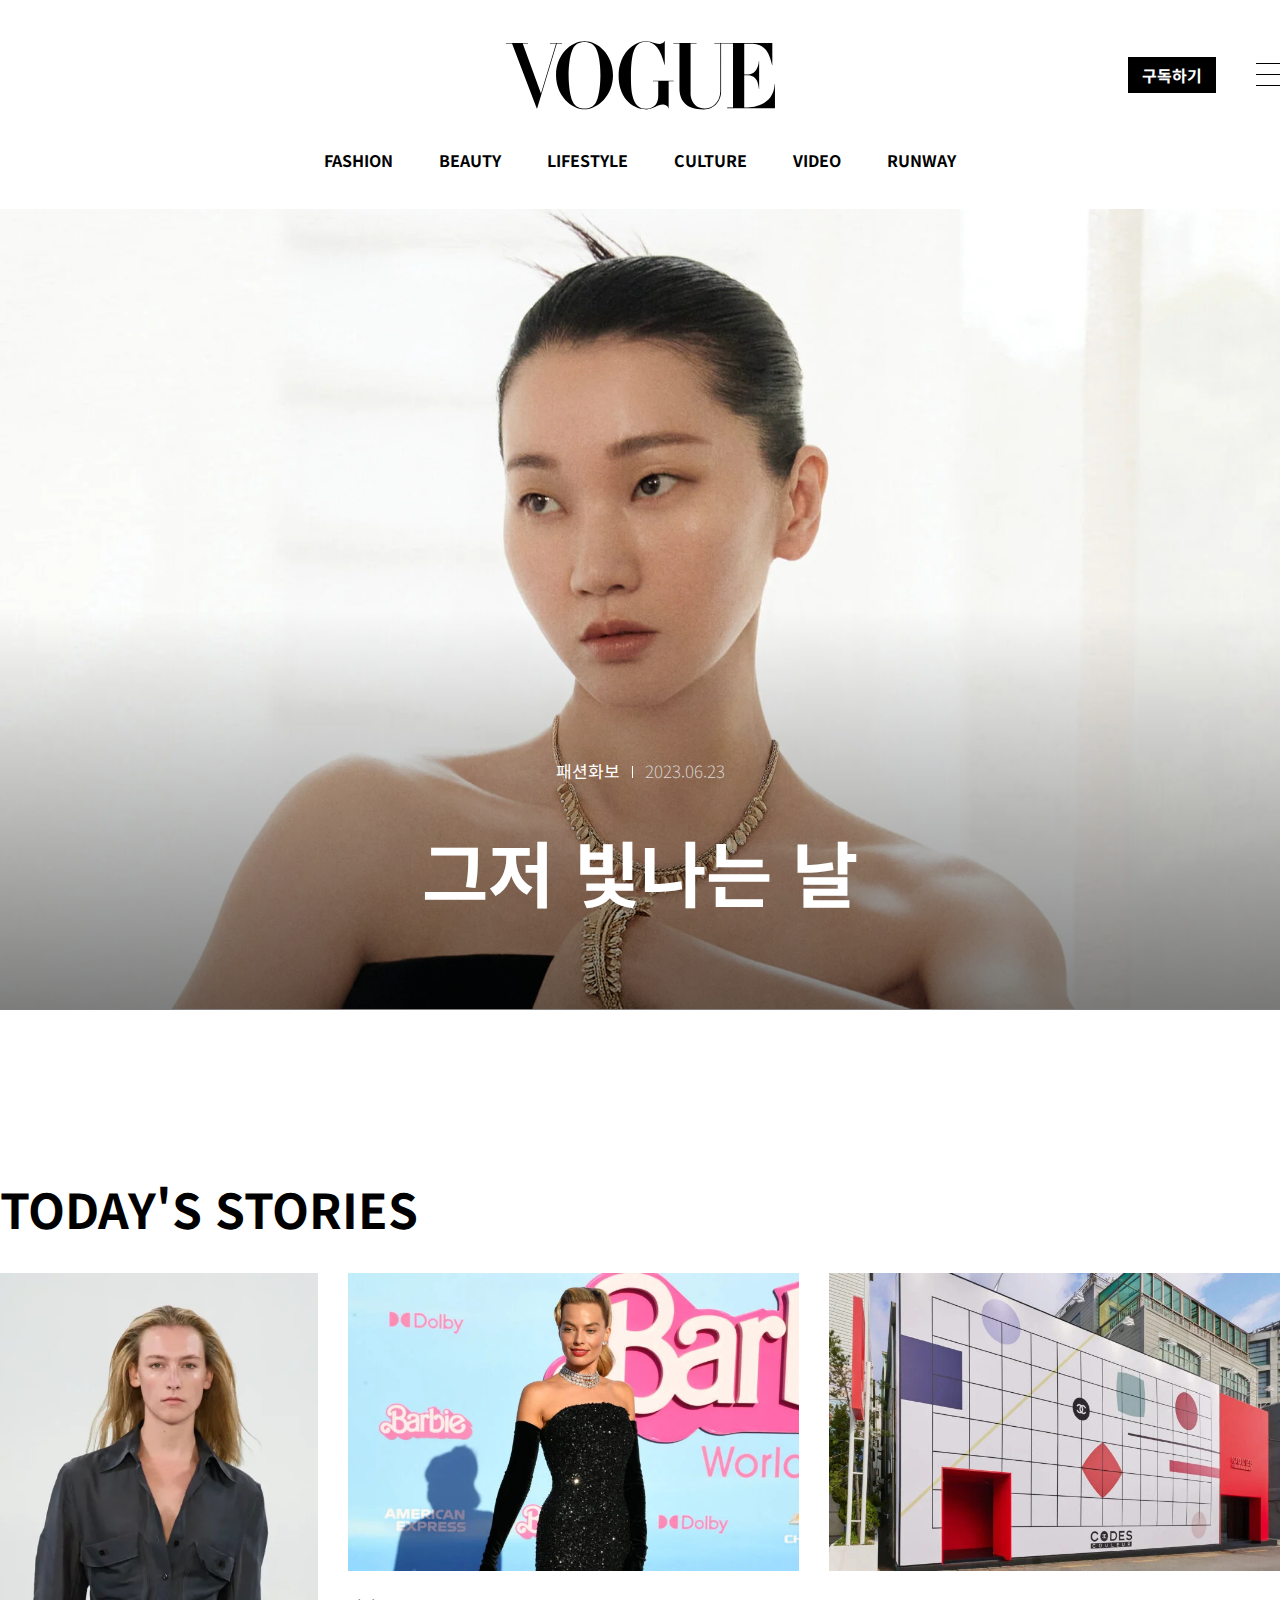
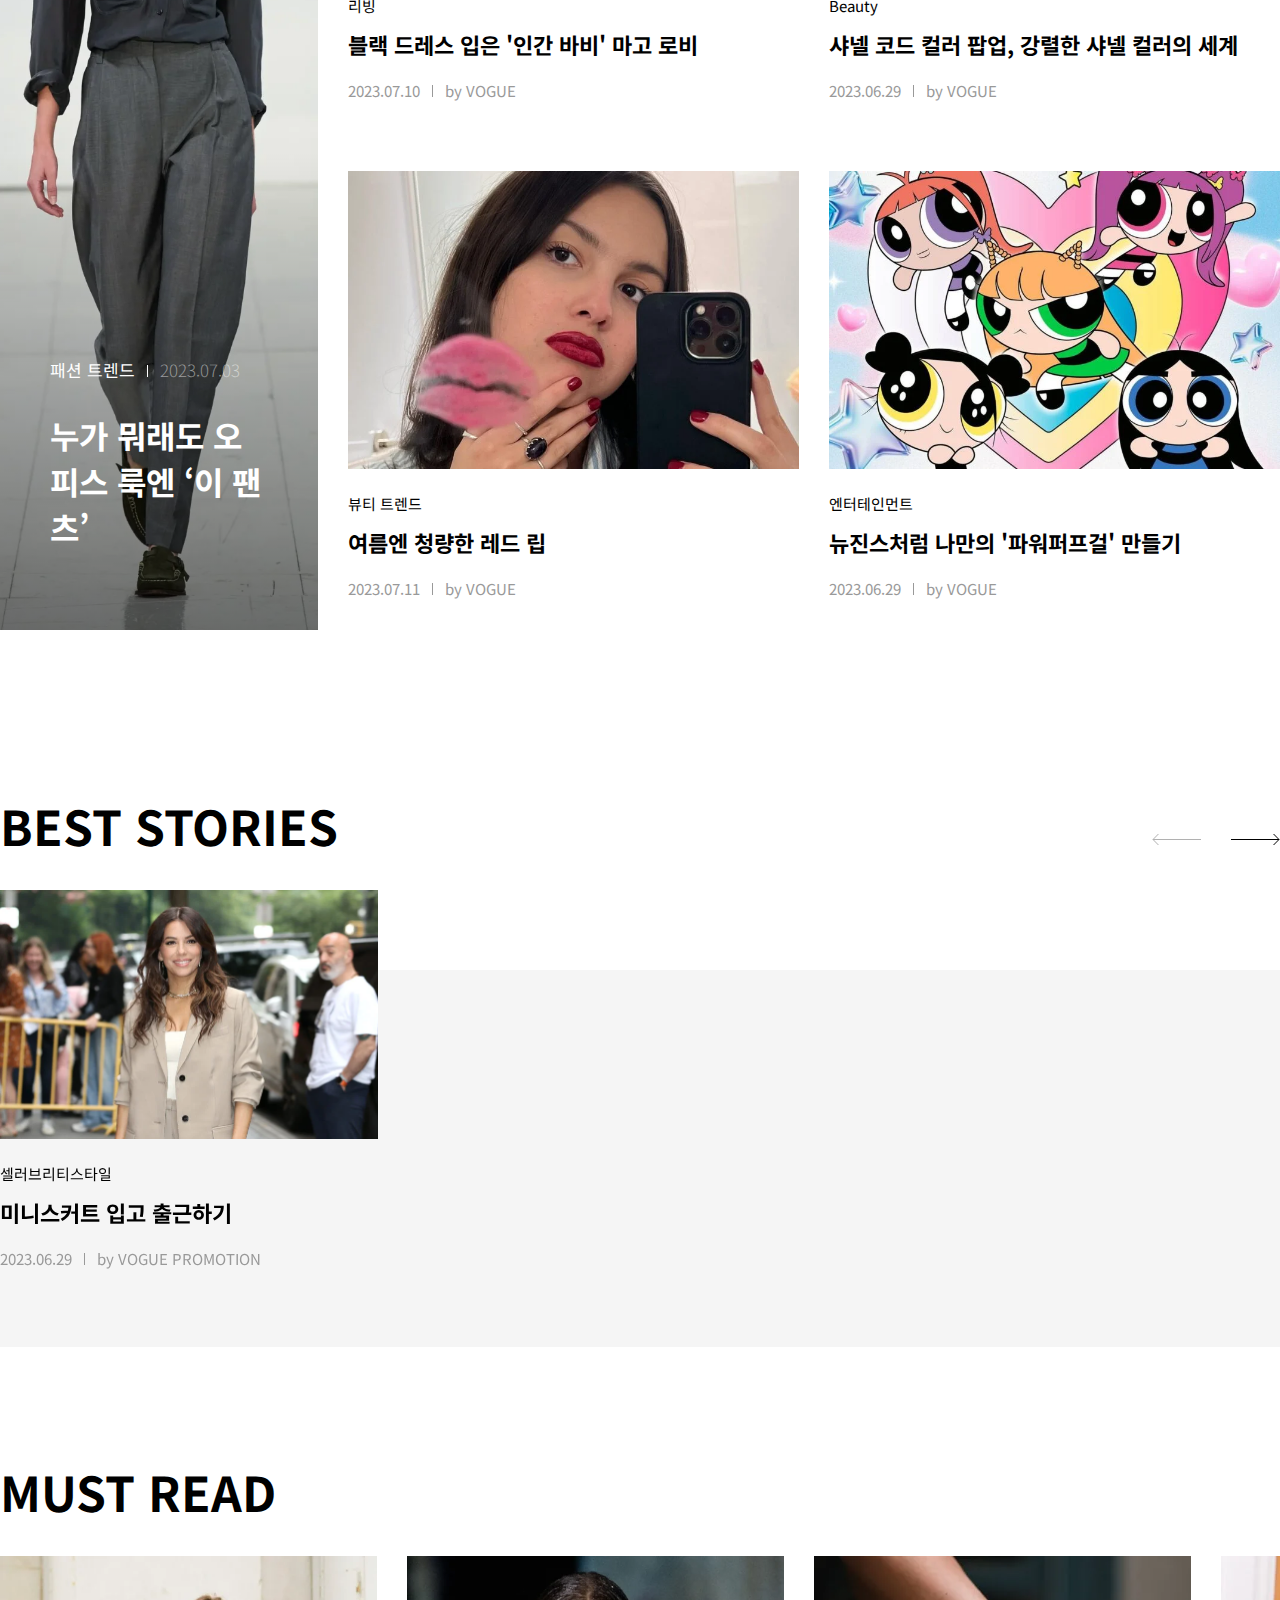
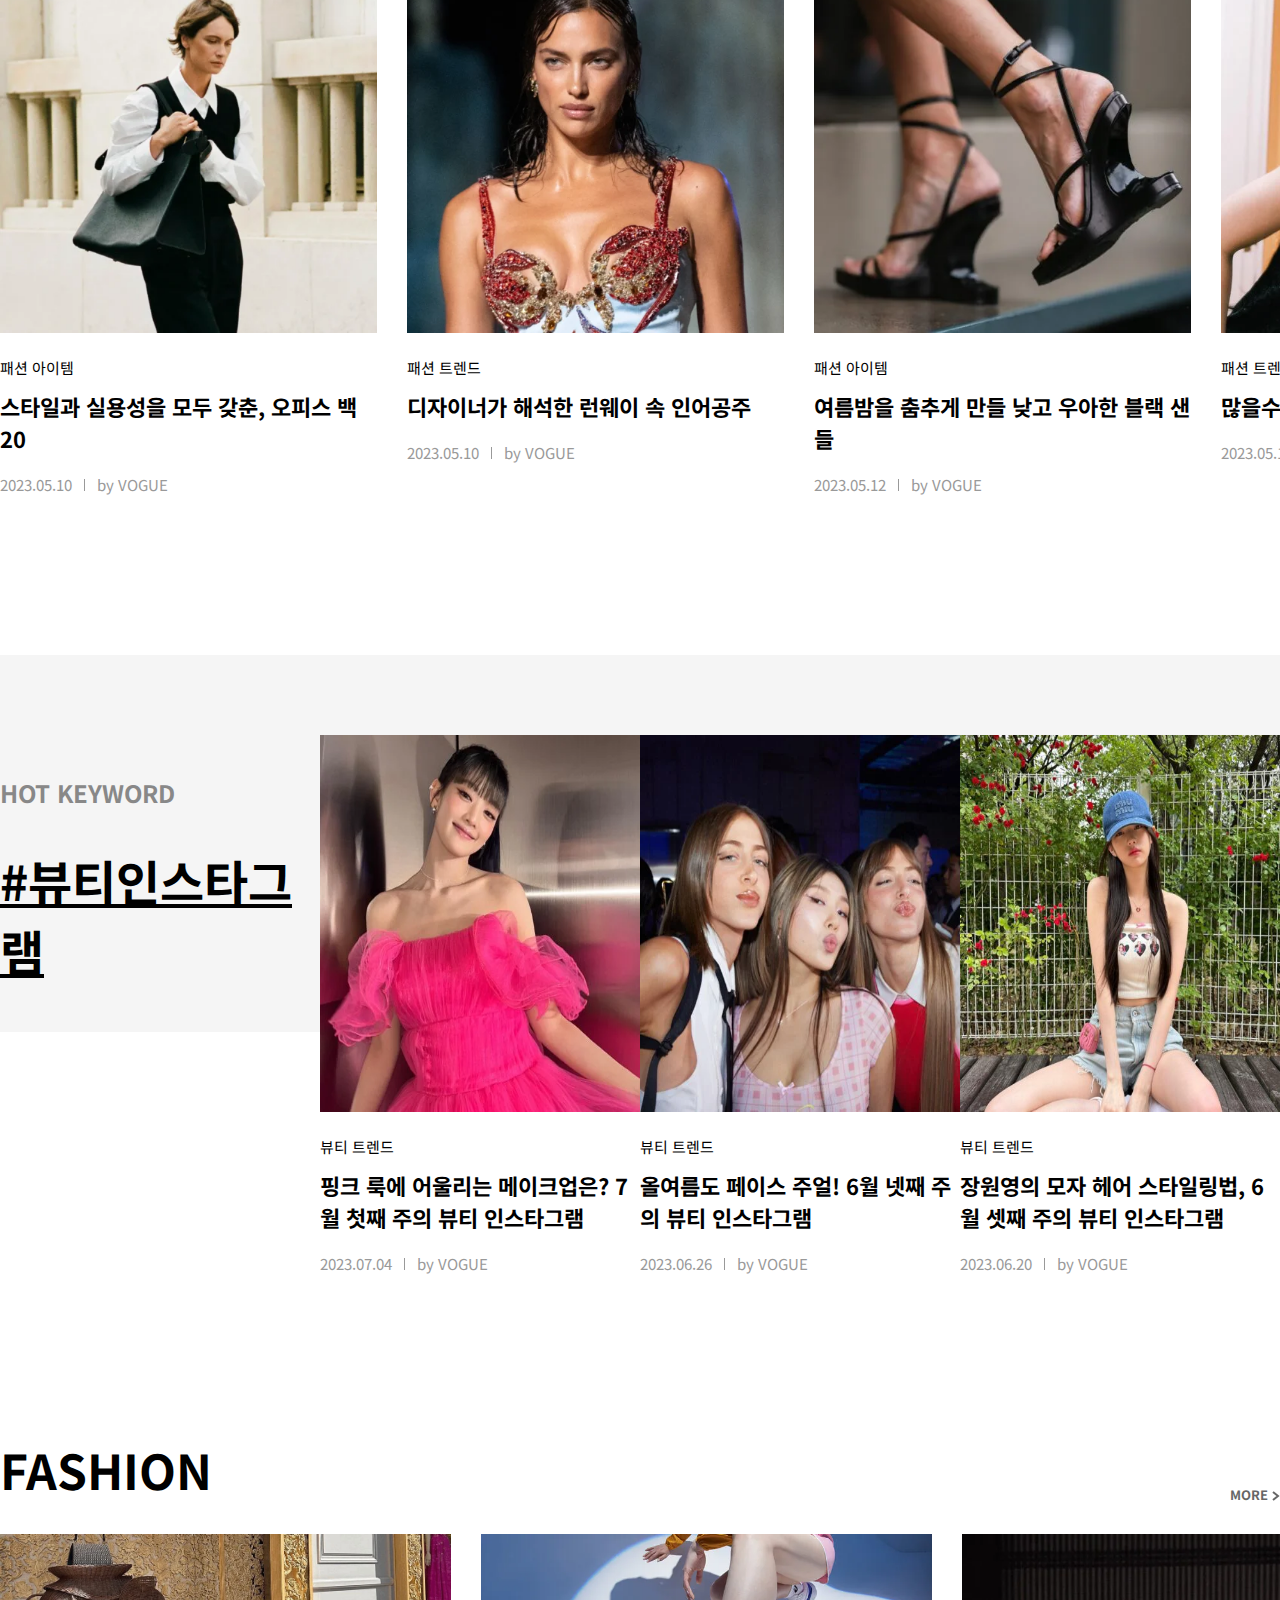
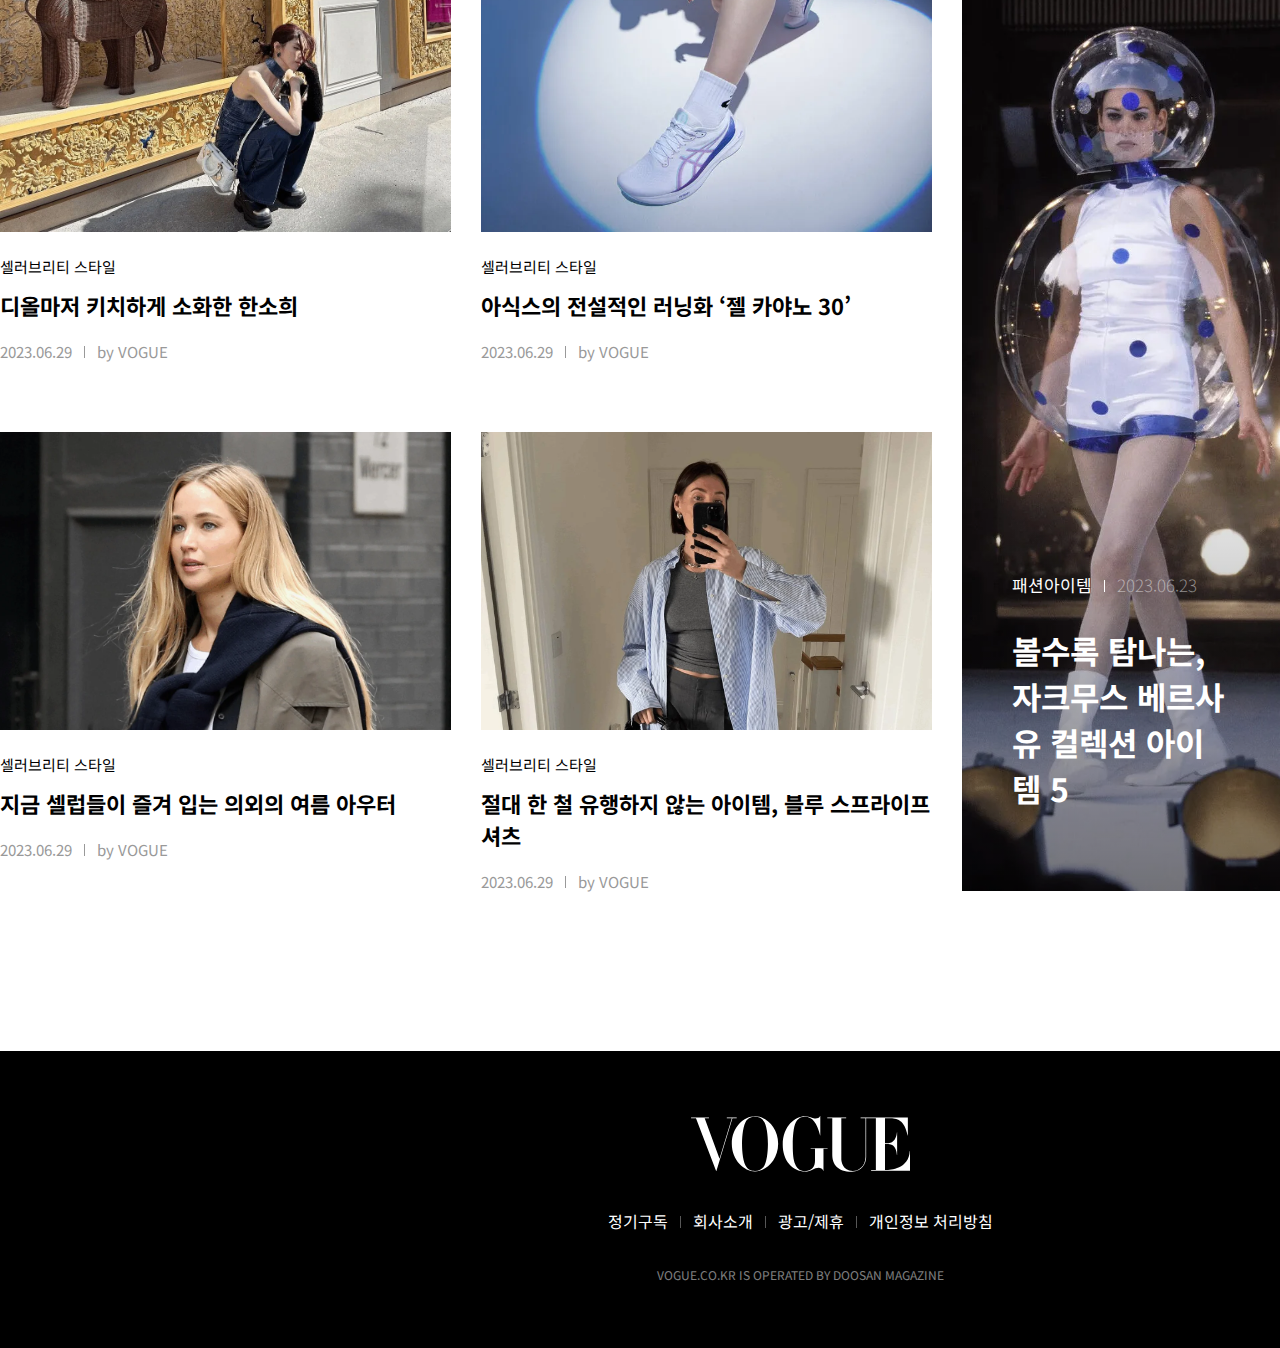
<file: pages/main.html>
<!DOCTYPE html>
<html lang="ko">
<head>
    <meta charset="UTF-8">
    <meta name="viewport" content="width=device-width, initial-scale=1.0">
    <title>보그코리아(Vogue Korea)</title>
    <script src="../js/code.jquery.com_jquery-1.12.4.js"></script>
    <script src="../js/common.js"></script>
    <link rel="stylesheet" href="../css/main.css">
    <link rel="stylesheet" href="../css/common.css">
    <link rel="stylesheet" href="https://cdn.jsdelivr.net/npm/swiper@10/swiper-bundle.min.css"/>
    <script src="https://cdn.jsdelivr.net/npm/swiper@10/swiper-bundle.min.js"></script>
</head>
<body>
    <div class="header">
    </div>

    <div class="wrap">
        <article class="main">
            <div class="container">
                <section class="spot">
                    <a href="./article.html">
                        <div class="gra"></div>
                        <img src="../images/spotImage.webp" alt="">
                        <div class="spot_text">
                            <div class="sub_text">
                                <p>패션화보</p>
                                <p class="date">2023.06.23</p>
                            </div>
                            <div class="main_text">
                                <h2>그저 빛나는 날</h2>
                            </div>
                        </div>
                    </a>
                </section>

                <div class="wrap_2">
                    <section class="today">
                        <div class="maintext">
                            <p>TODAY'S STORIES</p>
                        </div>
                        <div class="today_content">
                            <div class="today_left">
                                <a href="./article.html">
                                    <div class="gra"></div>
                                    <img src="../images/today_01.webp" alt="">
                                    <div class="today_text">
                                        <div class="box_text">
                                            <p>패션 트렌드</p>
                                            <p class="date">2023.07.03</p>
                                        </div>
                                        <div class="main_text">
                                            <h3>누가 뭐래도 오피스 룩엔 ‘이 팬츠’</h3>
                                        </div>
                                    </div>
                                </a>
                            </div>
                            <div class="today_right">
                                <ul class="story">
                                    <li>
                                        <a href="./article.html"><img src="../images/today_02.webp" alt="">
                                        <div class="section_text">
                                            <p>리빙</p>
                                            <h4>블랙 드레스 입은 '인간 바비' 마고 로비</h4>
                                            <div class="section_sub">
                                                <p>2023.07.10</p>
                                                <p class="name">by VOGUE</p>
                                            </div>
                                        </div>
                                        </a>
                                    </li>
                                    <li>
                                        <a href="./article.html"><img src="../images/today_03.webp" alt="">
                                         <div class="section_text">
                                            <p>Beauty</p>
                                            <h4>샤넬 코드 컬러 팝업, 강렬한 샤넬 컬러의 세계</h4>
                                            <div class="section_sub">
                                                <p>2023.06.29</p>
                                                <p class="name">by VOGUE</p>
                                            </div>
                                         </div>
                                        </a>
                                    </li>
                                    <li>
                                        <a href="./article.html"><img src="../images/today_04.webp" alt="">
                                         <div class="section_text">
                                            <p>뷰티 트렌드</p>
                                            <h4>여름엔 청량한 레드 립</h4>
                                            <div class="section_sub">
                                                <p>2023.07.11</p>
                                                <p class="name">by VOGUE</p>
                                            </div>
                                         </div>
                                        </a>
                                    </li>
                                    <li>
                                        <a href="./article.html"><img src="../images/today_05.webp" alt="">
                                         <div class="section_text">
                                            <p>엔터테인먼트</p>
                                            <h4>뉴진스처럼 나만의 '파워퍼프걸' 만들기</h4>
                                            <div class="section_sub">
                                                <p>2023.06.29</p>
                                                <p class="name">by VOGUE</p>
                                            </div>
                                         </div>
                                        </a>
                                    </li>
                                </ul>
                            </div>
                        </div>
                    </section>
    
                    
                    <section class="best">
                        <div class="maintext">
                            <p>BEST STORIES</p>
                            <div class="best_btn">
                                <div class="best_pre active"><img src="../images/sl_arrow2.svg" alt=""></div>
                                <div class="best_next"><img src="../images/sl_arrow.svg" alt=""></div>
                            </div>
                        </div>
                        <div class="swiper bestSwiper">
                            <ul class="swiper-wrapper">
                                <li class="swiper-slide">
                                    <a href="./article.html"><img src="../images/best_01.webp" alt="">
                                        <div class="section_text">
                                            <p>셀러브리티스타일</p>
                                            <h4>미니스커트 입고 출근하기</h4>
                                            <div class="section_sub">
                                                <p>2023.06.29</p>
                                                <p class="name">by VOGUE PROMOTION</p>
                                            </div>
                                        </div>
                                    </a>
                                </li>
                                <li class="swiper-slide">
                                    <a href="./article.html"><img src="../images/best_02.webp" alt="">
                                        <div class="section_text">
                                            <p>패션 아이템</p>
                                            <h4>‘대충’의 멋! 미니 핸드백 대신 속 편한 토트백 들기</h4>
                                            <div class="section_sub">
                                                <p>2023.07.07</p>
                                                <p class="name">by VOGUE PROMOTION</p>
                                            </div>
                                        </div>
                                    </a>
                                </li>
                                <li class="swiper-slide">
                                    <a href="./article.html"><img src="../images/best_03.webp" alt="">
                                        <div class="section_text">
                                            <p>뷰티 트렌드</p>
                                            <h4>휴양지에서는 대충 묶어요</h4>
                                            <div class="section_sub">
                                                <p>2023.07.03</p>
                                                <p class="name">by VOGUE PROMOTION</p>
                                            </div>
                                        </div>
                                    </a>
                                </li>
                                <li class="swiper-slide">
                                    <a href="./article.html"><img src="../images/best_04.webp" alt="">
                                        <div class="section_text">
                                            <p>셀러브리티스타일</p>
                                            <h4>비 오는 날엔 윈드브레이커, 이렇게 입자</h4>
                                            <div class="section_sub">
                                                <p>2023.07.10</p>
                                                <p class="name">by VOGUE PROMOTION</p>
                                            </div>
                                        </div>
                                    </a>
                                </li>
                                <li class="swiper-slide">
                                    <a href="./article.html"><img src="../images/best_05.webp" alt="">
                                        <div class="section_text">
                                            <p>패션 트렌드</p>
                                            <h4>화이트는 이제 그만, 더 특별한 블랙과 데님 스타일링</h4>
                                            <div class="section_sub">
                                                <p>2023.07.09</p>
                                                <p class="name">by VOGUE PROMOTION</p>
                                            </div>
                                        </div>
                                    </a>
                              </li>
                                <li class="swiper-slide">
                                    <a href="./article.html"><img src="../images/best_06.webp" alt="">
                                        <div class="section_text">
                                            <p>셀러브리티스타일</p>
                                            <h4>여름휴가 떠난 셀럽들의 수영복 스타일링, 7월 둘째 주의 패션 인스타그램</h4>
                                            <div class="section_sub">
                                                <p>2023.07.09</p>
                                                <p class="name">by VOGUE PROMOTION</p>
                                            </div>
                                        </div>
                                    </a>
                                </li>
                                <li class="swiper-slide">
                                    <a href="./article.html"><img src="../images/best_07.webp" alt="">
                                        <div class="section_text">
                                            <p>여행</p>
                                            <h4>요즘 핫한 캠핑장 4</h4>
                                            <div class="section_sub">
                                                <p>2023.07.07</p>
                                                <p class="name">by VOGUE PROMOTION</p>
                                            </div>
                                        </div>
                                    </a>
                                </li>
                                <li class="swiper-slide">
                                    <a href="./article.html"><img src="../images/best_08.webp" alt="">
                                        <div class="section_text">
                                            <p>엔터테인먼트</p>
                                            <h4>‘킹더랜드’는 배우가 살렸다?</h4>
                                            <div class="section_sub">
                                                <p>2023.07.04</p>
                                                <p class="name">by VOGUE PROMOTION</p>
                                            </div>
                                        </div>
                                    </a>
                                </li>
                            </ul>
                        </div>
                    </section>
    
                    <section class="must">
                        <div class="maintext">
                            <p>MUST READ</p>
                        </div>
                        <div class="must_content">
                            <ul class="mustlist">
                                <li><a href="./article.html"><img src="../images/must_01.webp" alt="">
                                    <div class="section_text">
                                        <p>패션 아이템</p>
                                        <h4>스타일과 실용성을 모두 갖춘, 오피스 백 20</h4>
                                        <div class="section_sub">
                                            <p>2023.05.10</p>
                                            <p class="name">by VOGUE</p>
                                        </div>
                                     </div>
                                </a></li>
                                <li><a href="./article.html"><img src="../images/must_02.webp" alt="">
                                    <div class="section_text">
                                        <p>패션 트렌드</p>
                                        <h4>디자이너가 해석한 런웨이 속 인어공주</h4>
                                        <div class="section_sub">
                                            <p>2023.05.10</p>
                                            <p class="name">by VOGUE</p>
                                        </div>
                                     </div>
                                </a></li>
                                <li><a href="./article.html"><img src="../images/must_03.webp" alt="">
                                    <div class="section_text">
                                        <p>패션 아이템</p>
                                        <h4>여름밤을 춤추게 만들 낮고 우아한 블랙 샌들</h4>
                                        <div class="section_sub">
                                            <p>2023.05.12</p>
                                            <p class="name">by VOGUE</p>
                                        </div>
                                     </div>
                                </a></li>
                                <li><a href="./article.html"><img src="../images/must_04.webp" alt="">
                                    <div class="section_text">
                                        <p>패션 트렌드</p>
                                        <h4>많을수록 좋아, 네크리스 레이어드!</h4>
                                        <div class="section_sub">
                                            <p>2023.05.10</p>
                                            <p class="name">by VOGUE</p>
                                        </div>
                                     </div>
                                </a></li>
                            </ul>
                        </div>
                    </section>
                       
                    <section class="hot">
                        <div class="hot_content">
                            <ul class="hotList">
                                <li>
                                    <p class="keyword">HOT KEYWORD</p>
                                    <div class="maintext">
                                        <p>#뷰티인스타그램</p>
                                    </div>
                                </li>
                                <li><a href="./article.html"><img src="../images/key_01.webp" alt="">
                                    <div class="section_text">
                                        <p>뷰티 트렌드</p>
                                        <h4>핑크 룩에 어울리는 메이크업은? 7월 첫째 주의 뷰티 인스타그램</h4>
                                        <div class="section_sub">
                                            <p>2023.07.04</p>
                                            <p class="name">by VOGUE</p>
                                        </div>
                                     </div>
                                </a></li>
                                <li><a href="./article.html"><img src="../images/key_02.webp" alt="">
                                    <div class="section_text">
                                        <p>뷰티 트렌드</p>
                                        <h4>올여름도 페이스 주얼! 6월 넷째 주의 뷰티 인스타그램</h4>
                                        <div class="section_sub">
                                            <p>2023.06.26</p>
                                            <p class="name">by VOGUE</p>
                                        </div>
                                     </div>
                                </a></li>
                                <li><a href="./article.html"><img src="../images/key_03.jpg" alt="">
                                    <div class="section_text">
                                        <p>뷰티 트렌드</p>
                                        <h4>장원영의 모자 헤어 스타일링법, 6월 셋째 주의 뷰티 인스타그램</h4>
                                        <div class="section_sub">
                                            <p>2023.06.20</p>
                                            <p class="name">by VOGUE</p>
                                        </div>
                                     </div>
                                </a></li>
                            </ul>
                        </div>
                    </section>
    
                    <section class="fashion">
                        <div class="maintext">
                            <p>FASHION</p>
                            <a href="./fashion.html" class="more">
                                <p>MORE</p><img src="../images/btn_more.svg" alt="">
                            </a>
                        </div>
                        <div class="fashion_content">
                            <div class="fashion_left">
                                <ul class="story">
                                    <li>
                                        <a href="./article.html"><img src="../images/fasion_01.webp" alt="">
                                         <div class="section_text">
                                            <p>셀러브리티 스타일</p>
                                            <h4>디올마저 키치하게 소화한 한소희</h4>
                                            <div class="section_sub">
                                                <p>2023.06.29</p>
                                                <p class="name">by VOGUE</p>
                                            </div>
                                         </div>
                                        </a>
                                    </li>
                                    <li>
                                        <a href="./article.html"><img src="../images/fasion_02.webp" alt="">
                                         <div class="section_text">
                                            <p>셀러브리티 스타일</p>
                                            <h4>아식스의 전설적인 러닝화 ‘젤 카야노 30’</h4>
                                            <div class="section_sub">
                                                <p>2023.06.29</p>
                                                <p class="name">by VOGUE</p>
                                            </div>
                                         </div>
                                        </a>
                                    </li>
                                    <li>
                                        <a href="./article.html"><img src="../images/fasion_03.webp" alt="">
                                         <div class="section_text">
                                            <p>셀러브리티 스타일</p>
                                            <h4>지금 셀럽들이 즐겨 입는 의외의 여름 아우터</h4>
                                            <div class="section_sub">
                                                <p>2023.06.29</p>
                                                <p class="name">by VOGUE</p>
                                            </div>
                                         </div>
                                        </a>
                                    </li>
                                    <li>
                                        <a href="./article.html"><img src="../images/fasion_04.webp" alt="">
                                         <div class="section_text">
                                            <p>셀러브리티 스타일</p>
                                            <h4>절대 한 철 유행하지 않는 아이템, 블루 스프라이프셔츠</h4>
                                            <div class="section_sub">
                                                <p>2023.06.29</p>
                                                <p class="name">by VOGUE</p>
                                            </div>
                                         </div>
                                        </a>
                                    </li>
                                </ul>
                            </div>
                            <div class="fashion_right">
                                <a href="./article.html">
                                    <div class="gra"></div>
                                    <img src="../images/fasion_05.webp" alt="">
                                    <div class="fashion_text">
                                        <div class="box_text">
                                            <p>패션아이템</p>
                                            <p class="date">2023.06.23</p>
                                        </div>
                                        <div class="main_text">
                                            <h3>볼수록 탐나는, 자크무스 베르사유 컬렉션 아이템 5</h3>
                                        </div>
                                    </div>
                                </a>
                            </div>
                        </div>
                    </section>
                </div>
            </div>
        </article>
    </div>

    <div id="topBtn">
        <img src="../images/icon_top.png">
    </div>
    
    <div class="footer">
    </div>

    <!-- <div class="gnb">
        <div class="container">
            <div class="gnbInner">
                <div class="close"><img src="./images/ic_close.svg" alt=""></div>
                <div class="gnbLogo"><a href="#"><img src="./images/logo_white_m.svg" alt=""></a></div>
                <div class="search">
                    <input id="keyword_header" type="text" name="" value="" placeholder="SEARCH">
                    <div class="search_x"><img src="./images/ic_x2.svg" alt=""></div>
                    <div class="search_icon"><img src="./images/ic_search.svg" alt=""></div>
                </div>
                <ul class="menuList">
                    <li></li>
                </ul>
                <div class="linkGroup"></div>
            </div>
        </div>
    </div> -->

    <script>
        
    // best 사진 슬라이드
    var swiper = new Swiper(".bestSwiper", {
        slidesPerView: 4,
        slidesPerGroup: 4,
        spaceBetween: 30,
        speed : 1000,
        // pagination: {
        //     el: ".swiper-pagination",
        //     clickable: true,
        // },
        navigation: {   // 버튼
            nextEl: ".best_next",
            prevEl: ".best_pre",
        },
        breakpoints: {
        1920: {
            slidesPerView: 4,
            slidesPerGroup: 4,
        },
        375: {
            slidesPerView: 1,
            slidesPerGroup: 1,
        }
    }
    });

    $('.best_pre').click(function(){
        $('.best_next').removeClass('active')
        $(this).addClass('active')
    })

    $('.best_next').click(function(){
        $('.best_pre').removeClass('active')
        $(this).addClass('active')
    })

    // 스크롤탑
    $(window).scroll(function () {
    // console.log($(this).scrollTop());
    if ($(this).scrollTop() > 10) {
        $('#topBtn').show()
    } else {
        $('#topBtn').hide()
    }
    })

    let scrollTopBtn = document.getElementById('topBtn');

    scrollTopBtn.addEventListener('click',function(){
        window.scrollTo({top: 0, behavior:'smooth'});
    });
    </script>
</body>
</html>
</file>
<file: css/article.css>
/* HEAD */
.header2{
    position: relative;
    height: 110px;
}

.headContainer{
    position: fixed;
    top: 0;
    left: 50%;
    transform: translateX(-50%);
    transition:all .2s;
    background-color: #fff;
    z-index: 999;
}

.headContainer.off{
    top: -111px;
}

.headInner{
    height: 110px;
    padding: 30px 0;
    width: 1600px;
    display: flex;
    flex-wrap: wrap;
    justify-content: space-between;
    align-items: center;
    border-bottom: 1px solid #eee;
}

.headInner .logo img{
    width: 192px;
    height: 50px;
}

.main_nav{
    display: flex;
    gap: 50px;
}

.main_nav li{
    font-size: 16px;
    font-weight: 700;
    text-align: center;
}

.side_nav{
    display: flex;
    flex-wrap: wrap;
    align-items: center;
}

.subscribe{
    width: 88px;
    height: 36px;
    margin-right: 40px;
    background: #000;
    font-weight: 600;
    line-height: 38px;
    letter-spacing: -0.02em;
    color: #fff;
    text-align: center;
}

/* MAIN */
.wrap{
    height: 10080px;
    display: flex;
    padding: 100px 0 0;
}

/* TITLE */
.title{
    width: 270px;
}

.title .section_text .sect{
    font-weight: 700;
}

.title_sub{
    color: #999;
    font-weight: 500;
    font-size: 13px;
}


.title_sub .a{
    color: #000;
    font-weight: 700;
    padding-top: 5px;
    font-size: 13px;
}

.share {
    margin-top: 60px;
    margin-right: 10px;
}

.share a{
    margin-right: 10px;
}

.share a:last-child{
    margin-right: 0px;
}

/* ARTICLE */
.article{
    width: 800px;
    margin-right: 136px;
}

.arti_title{
    font-size: 40px;
    font-weight: 700;
    margin-bottom: 30px;
}

.arti{
    font-size: 16px;
    margin : 30px 0;
    font-weight: 300;
    line-height : 160%
}

.arti span{
    font-weight: 700;
    text-decoration: underline;
}

.arti_img img{
    width: 800px;
    height: 100%;
    object-fit: cover;
}

.arti_sub{
    font-size: 14px;
    color: #999;
    margin-top: 12px;
    margin-bottom: 12px;
}

.maiin .sect{
    display: none;
}

.maiin .title_sub{
    display: none;
}

.share_btn{
    display: none;
}

/* BONUS */
.bonus{
    width: 392px;
}

.bonus h2{
    font-size: 18px;
    padding: 10px 0 10px 0;
    border-top: 1px solid #000;
    border-bottom: 1px solid #000;
}

.bonuslist{
    padding-top: 16px;
    border-bottom: 1px solid #eee;
}

.bonuslist li a{
    display: flex;
    align-items: center;
    margin-bottom: 16px;
}

.bonuslist img{
    width: 120px;
    height: 120px;
}

.bonus_text{
    padding-left: 20px;
}

.bonus_text p{
    font-size: 13px;
    margin-bottom: 7px;
}

.bonus_text h4{
    font-size: 16px;
    margin: 4px 0 15px 0;
    font-weight: 500;
}

.bonus_sub{
    display: flex;
    font-size: 11px;
    color: #999;
}

.bonus_sub .name::before{
    display: inline-block;
    width: 1px;
    height: 12px;
    margin: 0 12px;
    background-color: #999;
    content: '';
}

.bonuslist li a:hover .bonus_text h4{
    text-decoration: underline;
}

.adMenu {
    margin-top: 30px;
}

/* RELATE */
.relate h2{
    font-size: 18px;
    padding: 11px 0 11px 0;
    border-top: 1px solid #000;
    border-bottom: 1px solid #000;
}

.relatelist{
    padding-top: 16px;
    border-bottom: 1px solid #eee;
}

.relatelist li a{
    display: flex;
    align-items: center;
    margin-bottom: 16px;
}

.relate li a:hover .bonus_text h4{
    text-decoration: underline;
}

.relatelist li a img{
    width: 85px;
    height: 85px;
}


/* LATEST */

.latest{
    padding: 50px 0;
}

.latest .maintext p{
    font-size: 28px;
}

.latest_list li{
    margin-bottom: 15px;
}

.latest_list li a{
    align-items: center;
    padding-left: 13px;
    text-decoration: underline;
    text-underline-offset : 5px;
    font-size: 18px;
    font-weight: 500;
}

.latest_list li::before {
    content: '';
    width: 4px;
    height: 4px;
    border-radius: 50%;
    margin-top: 10px;
    background-color: #000;
    position: absolute;
}

/* TAG */

.tag{
    border-top: 1px solid #000;
    border-bottom: 1px solid #eee;
    padding: 24px 0;
}

.tag_gray a{
    padding: 0 15px;
    border: 1px solid #e4e4e4;
    border-radius: 100px;
    background: #f5f5f5;
    line-height: 34px;
    font-size: 16px;
    text-align: center;
    align-items: center;
    display: inline-block;
}

.tag_text{
    display: flex;
    margin-top: 35px;
    gap: 10px;
    font-size: 14px;
    color: #666;
}

.tag_text .name{
    font-weight: 600;
    color: #000;
}



/* RECOMMEND */
.recommend{
    padding: 50px 0;
}

.recommend .maintext p{
    font-size: 28px;
}

.relist{
    display: flex;
    gap: 30px;
    justify-content: space-between;
}

.relist li {
    width: 247px;
}

.re_content img{
    width: 247px;
    height: 247px;
}

.relist .section_text h4{
    font-size: 18px;
    padding-top: 9px;
}
.relist .section_sub{
    font-size: 13px;
}

.relist .section_sub p{
    padding-top: 16px;
}

@media (max-width: 768px){
    /* HEAD */
.header2{
    height: 113px;
}

.headContainer{
    padding: 5.3vw 0;
    position: fixed;
    width: 100%;
    top: 0;
    left: 50%;
    height: 113px;
    transform: translateX(-50%);
    transition:all .2s;
    background-color: #fff;
    z-index: 999;
    border-bottom: 1px solid #eee;
}

.headContainer.off{
    top: -113px;
}

.headInner{
    height: 87px;
    padding: 0 24px;
    max-width: 375px;
    margin: 0;
    align-items: initial;
    border-bottom: initial;
    position: relative;
}

.logo{
    margin: 0;
    width: 127px;
    height: 33px;
    float: left;
}

.headInner .logo img{
    width: 100%;
    height: 100%;
}

.main_nav{
    /* display: flex; */
    gap: 20px;
    margin-top: 0px;
}

.nav{
    overflow-x: scroll;
}

.nav::-webkit-scrollbar{
    display: none;
}

.main_nav li{
    font-size: 16px;
    font-weight: 700;
    text-align: center;
}

.side_nav{
    position: absolute;
    top: 5px;
    right: 24px;
}

.subscribe{
    display: none;
}

/* MAIN */
.wrap{
    height: 6653px;
    display: block;
    padding: 50px 0 0;
}

.maiin{
    max-width: 375px;
    margin: 0 24px;
}

/* TITLE */
.title{
    display: none;
}

/* ARTICLE */
.article{
    max-width: 375px;
}

.maiin .sect{
    display: block;
    font-weight: 700;
}

.maiin .title_sub{
    display: block;
    font-size: 14px;
    font-weight: 300;
}

.share_btn{
    display: flex;
    gap: 8px;
    margin-top: 40px;
    padding-bottom: 15px;
}

.share_btn li img{
    margin-right: 5px;
}

.share_copy{
    width: 71px;
    height: 36px;
    line-height: 36px;
    border: 1px solid #000;
    border-radius: 50px;
    background: #fff;
    font-size: 12px;
    text-align: center;
}

.share_share{
    width: 71px;
    height: 36px;
    line-height: 36px;
    border: 1px solid #000;
    border-radius: 50px;
    background: #fff;
    font-size: 12px;
    text-align: center;
}

.arti_title{
    font-size: 28px;
    margin: 15px 0;
}

.arti{
    font-size: 16px;
    margin : 15px 0;
}

.arti_img img{
    width: 327px;
}

.arti_sub{
    font-size: 13px;
    margin-top: 6px;
    margin-bottom: 6px;
}

/* BONUS */
.bonus{
    display: none;
}

/* RELATE */
.relate{
    margin: 0 24px;
}

.relate h2{
    font-size: 16px;
}

.relatelist{
    padding-top: 20px;
}

.relatelist li a img{
    width: 101px;
    height: 101px;
}

/* LATEST */

.latest{
    margin: 0 24px;
    padding: 40px 0;
}

.latest .maintext p{
    font-size: 22px;
}

.latest_list li{
    margin-bottom: 12px;
}

.latest_list li a{
    font-size: 16px;
}

/* TAG */

.tag{
    margin: 0 24px;
    border-top: 1px solid #000;
    border-bottom: 1px solid #eee;
    padding: 24px 0;
}

.tag_gray a{
    padding: 0 11px;
    font-size: 14px;
}

/* RECOMMEND */
.recommend{
    margin: 0 24px;
    padding: 0;
}

.recommend .maintext p{
    font-size: 26px;
    margin-top: 35px;
}

.relist{
    display: grid;
    grid-template-columns: repeat(2,1fr);
    width: 157px;
    gap: 12px;
    justify-content: space-between;
}

.relist li {
    width: 157px;
}

.re_content img{
    width: 157px;
    height: 157px;
}

.relist .section_text h4{
    font-size: 18px;
    padding-top: 9px;
}
.relist .section_sub{
    font-size: 13px;
}

.relist .section_sub p{
    padding-top: 16px;
}

.relist .section_text h4{
    width: 157px;
    overflow: hidden;
    text-overflow: ellipsis;
    display: -webkit-box;
    -webkit-line-clamp: 2;
    -webkit-box-orient: vertical;
}

}

@media (min-width: 768px){}
</file>
<file: css/common.css>
@import url('https://fonts.googleapis.com/css2?family=Noto+Sans+KR:wght@200;300;400;500;600;700;900&display=swap');

*{margin: 0; padding: 0; box-sizing: border-box; font-family: 'Noto Sans KR', sans-serif;}
ul{list-style: none;}
a{color: inherit; text-decoration: none;}
body{overflow-x: hidden; overflow-y: auto; font-weight: 400; font-size: 14px;}

.container {
    max-width: 1600px;
    margin: 0 auto;
    position: relative;
}

/* 기사들 공통 폰트 */
.maintext{
    font-size: 48px;
    font-weight: 700;
    margin-bottom: 30px;
}

.section_text p{
    font-size: 15px;
    font-weight: 400;
    padding-top: 20px;
}

.section_text .name::before{
    display: inline-block;
    width: 1px;
    height: 12px;
    margin: 0 12px;
    background-color: #999;
    content: '';
}

.section_text h4{
    font-size: 22px;
    padding-top: 12px;
}

li a:hover .section_text h4{
    text-decoration: underline;
    text-underline-offset : 5px;
    text-decoration-thickness: 2px;
}

.section_sub{
    display: flex;
    font-size: 13px;
    color: #999;
}


/* FOOTER */
.footerbox{
    background-color: black;
}

.footerbox .inner{
    width: 1600px;
    padding: 65px 0;
    margin: 0 auto;
    color: #fff;
    text-align: center;
}

.f_logo {
    margin-bottom: 33px;
}

.f_logo img{
    width: 219px;
    height: 56px;
}

.footer_nav{
    display: flex;
    margin-bottom: 33px;
    text-align: center;
    justify-content: center;
    font-size: 16px;
}

.footer_nav li::after{
    display: inline-block;
    width: 1px;
    height: 12px;
    margin: 0 12px;
    background-color: #d9d9d9;
    opacity: 0.4;
    content: '';
}

.footer_nav li:last-child::after{
    display: none;
}

.f_copy{
    font-size: 12px;
    color: rgba(255,255,255,0.5);
}

#topBtn{
    position: fixed;
    bottom: 0;
    right: 0;
    margin-right: 200px;
    margin-bottom: 30px;
    display: none;
    cursor: pointer;
}

#topBtn img{
    width: 15px;
}

/* 모바일 */
@media (max-width: 768px){
    /* 기사들 공통 폰트 */
.maintext{
    font-size: 26px;
    margin-bottom: 15px;
}

.section_text p{
    font-size: 13px;
    padding-top: 0;
}

.section_text .name::before{
    height: 12px;
    margin: 0 7px;
}

.section_text h4{
    font-size: 16px;
    padding-top: 10px;
}

li a:hover .section_text h4{
    text-underline-offset : 3px;
    text-decoration-thickness: 1px;
}

.section_sub{
    font-size: 12px;
    margin-top: 10px;
}

/* FOOTER */
.footerbox{
    background-color: black;
}

.footerbox .inner{
    width: 375px;
    padding: 40px 50px;
}

.f_logo {
    margin-bottom: 18px;
}

.f_logo img{
    width: 138px;
    height: 37px;
}

.footer_nav{
    display: flex;
    margin-bottom: 18px;
    font-size: 12px;
}

.footer_nav li::after{
    height: 12x;
    margin: 0 6px;
}

.f_copy{
    font-size: 10px;
}

#topBtn img{
    width: 0;
}

}

@media (min-width: 768px){}
</file>
<file: css/fashion.css>
.wrap{
    font-weight: 400;
    font-size: 14px;
}

.container {
    max-width: 1600px;
    margin: 0 auto;
    position: relative;
}

/* HEAD */
.header2{
    position: relative;
    height: 110px;
}

.headContainer{
    position: fixed;
    top: 0;
    left: 50%;
    transform: translateX(-50%);
    transition:all .2s;
    background-color: #fff;
    z-index: 999;
}

.headContainer.off{
    top: -111px;
}

.headInner{
    height: 110px;
    padding: 30px 0;
    width: 1600px;
    display: flex;
    flex-wrap: wrap;
    justify-content: space-between;
    align-items: center;
    border-bottom: 1px solid #eee;
}

.headInner .logo img{
    width: 192px;
    height: 50px;
}

.main_nav{
    display: flex;
    gap: 50px;
}

.main_nav li{
    font-size: 16px;
    font-weight: 700;
    text-align: center;
}

.side_nav{
    display: flex;
    flex-wrap: wrap;
    align-items: center;
}

.subscribe{
    width: 88px;
    height: 36px;
    margin-right: 40px;
    background: #000;
    font-weight: 600;
    line-height: 38px;
    letter-spacing: -0.02em;
    color: #fff;
    text-align: center;
}


/* MENU */
.menu{
    margin: 0 auto;
    align-items: center;
    text-align: center;
}

.fashion{
    margin-top: 80px;
    margin-bottom: 35px;
    font-size: 50px;
    font-weight: 700;
    letter-spacing : 5px;
}

.tab{
    display: flex;
    justify-content: center;
    gap: 35px;
    color: #888;
}

.tab li{
    font-size: 16px;
    font-weight: 400;
}

.tab .active{
    font-weight: 700;
    border-bottom: 2px solid #000;
    padding-bottom: 5px;
    color: #000;
}

/* FASHION_SE */
.fashion_se{
    margin-top: 80px;
    position: relative;
}

/* ARTICLE */
.article {
    width: 1600px;
    height: 2920px;
    margin: 0 auto;
    position: relative;
    margin-top: 80px;
}

.main{
    width: 1210px;
}

/* FIRST */

.first{
    margin-bottom: 160px;
}

.first_content{
    width: 100%;
    height: 747px;
    display: flex;
    margin-bottom: 160px;
}

.first_left{
    width: 492px;
    height: 747px;
    margin-right: 15px;
    position: relative;
}

.first_left .gra{
    position: absolute;
    bottom: 0;
    width: 100%;
    height: 373px;
    background: linear-gradient(0deg, rgba(0,0,0,0.5) 0%, rgba(0,0,0,0) 100%);
}

.first_text{
    position: absolute;
    left: 50px;
    right: 50px;
    bottom: 80px;
    color: #fff;
}

.first_text .box_text{
    font-size: 17px;
    display: flex;
    margin-bottom: 30px;
}

.first_text .box_text .date::before{
    display: inline-block;
    width: 1px;
    height: 12px;
    margin: 0 12px;
    background-color: #fff;
    content: '';
}

.first_text .box_text .date{
    font-weight: 200;
    color: rgba(255,255,255,0.5);
}

.first_text .main_text h3{
    font-size: 32px;
}

.first_left img{
    width: 100%;
    height: 100%;
    object-fit: cover;
}

.first_right{
    flex: 1;
}

.first_right .story{
    width: 689px;
    display: grid;
    grid-template-columns: repeat(2,1fr);
    margin-left:15px;
    gap: 20px 15px;
}

.first_right .story li{
    width: 314px;
}

.first_right .story li img{
    width: 314px;
    height: 206px;
    object-fit: cover;
}


/* #floatMenu */
.sideMenu {
    position: absolute;
    text-align: right;
    width: 1600px;
    top: 0px;
    left: 0;
    padding: 0;
    margin: 0;
    z-index: 998;
    pointer-events : none;
  }
  
  .sideMenu.fixed {
    position: fixed;
    top: 0;
    left: 50%;
    transform: translateX(-50%);
  }
  
  .sideMenu .img {
    width: 300px;
    height: 600px;
    background-image: url(../images/ad.jpg);
    float: right;
  }
  
  .section2 {
    height: 5000px;
  }

/* TRAEAND */
.trend{
    margin-bottom: 160px;
}

.trendlist {
    display: flex;
    width: 377px;
    gap: 30px;
}

.trendlist img {
    width: 373px;
    height: 246px;
    object-fit: cover;
}

@media (max-width: 768px){

/* HEAD */
.header2{
    height: 113px;
}

.headContainer{
    padding: 5.3vw 0;
    position: fixed;
    width: 100%;
    top: 0;
    left: 50%;
    height: 113px;
    transform: translateX(-50%);
    transition:all .2s;
    background-color: #fff;
    z-index: 999;
    border-bottom: 1px solid #eee;
}

.headContainer.off{
    top: -113px;
}

.headInner{
    height: 87px;
    padding: 0 24px;
    max-width: 375px;
    margin: 0;
    align-items: initial;
    border-bottom: initial;
    position: relative;
}

.logo{
    margin: 0;
    width: 127px;
    height: 33px;
    float: left;
}

.headInner .logo img{
    width: 100%;
    height: 100%;
}

.main_nav{
    gap: 20px;
    margin-top: 0px;
}

.nav{
    overflow-x: scroll;
}

.nav::-webkit-scrollbar{
    display: none;
}

.main_nav li{
    font-size: 16px;
    font-weight: 700;
    text-align: center;
}

.side_nav{
    position: absolute;
    top: 5px;
    right: 24px;
}

.subscribe{
    display: none;
}


/* MENU */
.menu{
    margin: 0 auto;
    align-items: center;
    text-align: center;
}

.fashion{
    margin-top: 60px;
    margin-bottom: 20px;
    font-size: 26px;
    font-weight: 700;
    letter-spacing : 5px;
}

.tab_menu{
    width: 100%;
    overflow-x: scroll;
}

.tab_menu::-webkit-scrollbar{
    display: none;
}

.tab{
    display: flex;
    justify-content: initial;
    gap: 14px;
    width: 200%;
    overflow-x: scroll;
    margin-left: 24px;
    color: #888;
}

.tab li{
    font-size: 16px;
    font-weight: 400;
}

.tab .active{
    font-weight: 700;
    border-bottom: 2px solid #000;
    padding-bottom: 5px;
    color: #000;
}

/* FASHION_SE */
.fashion_se{
    margin-top: 80px;
    position: relative;
}

/* ARTICLE */
.article {
    max-width: 375px;
    height: 2347px;
    margin: 0 auto;
}

.main{
    width: 1210px;
}

/* FIRST */
.section{
    margin: 0 24px;
}

.first{
    margin-bottom: 70px;
}

.first_content{
    max-width: 327px;
    height: 900px;
    display: block;
    margin-bottom: 70px;
    margin-top: 50px;
}

.first_left{
    width: 327px;
    height: 409px;
    margin-right: 0px;
    margin-bottom: 30px;
}

.first_left .gra{
    height: 204px;
}

.first_text{
    left: 20px;
    right: 20px;
    bottom: 40px;
    width: 100%;
}

.first_text .box_text{
    font-size: 14px;
    margin-bottom: 10px;
}

.first_text .box_text .date::before{
    margin: 0 10px;
}

.first_text .main_text h3{
    font-size: 20px;
}

.first_left img{
    width: 100%;
    height: 100%;
    object-fit: cover;
}

.first_right .story{
    width: initial;
    display: block;
    margin-left:0px;
    gap: 0px;
}

.first_right .story li{
    margin-bottom: 15px;
}

.first_right .story li a{
    display: flex;
    gap: 15px;
}

.first_right .story li img{
    width: 147px;
    height: 103px;
    object-fit: cover;
}

.story .section_text h4{
    width: 165px;
    overflow: hidden;
    text-overflow: ellipsis;
    display: -webkit-box;
    -webkit-line-clamp: 2;
    -webkit-box-orient: vertical;
}



/* #floatMenu */
.sideMenu {
    display: none;
  }

/* TRAEAND */
.trend{
    margin: 0 24px;
    margin-bottom: 60px;
}

.trendlist {
    display: block;
    width: 100%;
    gap: 30px;
}

.trendlist li{
    margin-bottom: 15px;
}

.trendlist li a{
    display: flex;
    gap: 15px;
}

.trendlist img {
    width: 147px;
    height: 103px;
    object-fit: cover;
}

.trend .section_text h4{
    width: 165px;
    overflow: hidden;
    text-overflow: ellipsis;
    display: -webkit-box;
    -webkit-line-clamp: 2;
    -webkit-box-orient: vertical;
}


}

@media (min-width: 768px){}
</file>
<file: css/main.css>
/* HEADER */
.header{
    position: relative;
    height: 209px;
}

.headContainer {
    padding: 40px 0 37px;
    position: fixed;
    width: 100%;
    top: 0;
    left: 50%;
    height: 209px;
    transform: translateX(-50%);
    transition:all .2s;
    background-color: #fff;
    z-index: 999;
}

.headContainer.off{
    top: -290px;
}

.headInner{
    max-width: 1600px;
    margin: 0 auto;
    position: relative;
}

.header .logo{
    margin: 0 auto;
    width: 270px;
    height: 70px;
}

.header .nav{
    width: 100%;
    margin-top: 38px;
}

.header .main_nav{
    display: flex;
    justify-content: center;
    gap: 46px;
}

.header .main_nav li{
    /* margin-right: 46px; */
    font-size: 16px;
    font-weight: 700;
    text-align: center;
}

.header .side_nav{
    position: absolute;
    top: 17px;
    right: 0;
    display: flex;
}

.header .side_nav .subscribe{
    background-color: black;
    color: #fff;
    font-size: 16px;
    font-weight: 700;
    padding: 6px 14px;
    margin-right: 40px;
}

.header .side_nav .nav_icon{
    margin-top: 6px;
}


/* gnb */
/* .gnb{
    background-color: #000;
}

.close{
    width: 29px;
    height: 29px;
} */


/* SECTION */
.wrap{
    font-weight: 400;
    font-size: 14px;
}

.container {
    max-width: 1600px;
    margin: 0 auto;
    position: relative;
}

.gnb .search input{
    width: 100%;
    height: 60px;
    border: 0;
    border-radius: 0;
    border-bottom: 2px solid #fff;
    background: transparent;
    outline: none;
    font-weight: 700;
    color: #fff;
}

/* SPOT */

.spot{
    position: relative;
    margin-bottom: 160px;
}

.spot .gra{
    position: absolute;
    bottom: 3px;
    width: 100%;
    height: 400px;
    background: linear-gradient(0deg, rgba(0,0,0,0.5) 0%, rgba(0,0,0,0) 100%);
}

.spot img{
    width: 100%;
    height: 800px;
    object-fit: cover;
}

.spot_text{
    position: absolute;
    left: 50%;
    transform: translateX(-50%);
    bottom: 90px;
    text-align: center;
    color: #fff;
}

.spot_text .sub_text{
    display: flex;
    justify-content: center;
    font-size: 17px;
}

.spot_text .sub_text .date{
    font-weight: 200;
    color: #d9d9d9;
}

.spot_text .sub_text .date::before{
    display: inline-block;
    width: 1px;
    height: 12px;
    margin: 0 12px;
    background-color: #fff;
    content: '';
}

.spot_text .main_text{
    margin-top: 35px;
    font-weight: 700;
    font-size: 48px;
}

/* TODAY */

.today{
    margin-bottom: 160px;
}

.today_content{
    width: 100%;
    height: 957px;
    display: flex;
}

.today_left{
    width: 638px;
    height: 957px;
    margin-right: 15px;
    position: relative;
}

.today_left .gra{
    position: absolute;
    bottom: 0;
    width: 100%;
    height: 478px;
    background: linear-gradient(0deg, rgba(0,0,0,0.5) 0%, rgba(0,0,0,0) 100%);
}

.today_text{
    position: absolute;
    left: 50px;
    right: 50px;
    bottom: 80px;
    color: #fff;
}

.today_text .box_text{
    font-size: 17px;
    display: flex;
    margin-bottom: 30px;
}

.today_text .box_text .date::before{
    display: inline-block;
    width: 1px;
    height: 12px;
    margin: 0 12px;
    background-color: #fff;
    content: '';
}

.today_text .box_text .date{
    font-weight: 200;
    color: rgba(255,255,255,0.5);
}

.today_text .main_text h3{
    font-size: 32px;
}

.today_left img{
    width: 100%;
    height: 100%;
    object-fit: cover;
}

.today_right{
    flex: 1;
}

.today_right .story{
    display: grid;
    grid-template-columns: repeat(2,1fr);
    margin-left:15px;
    gap: 70px 30px;
}

.today_right .story li img{
    width: 451px;
    height: 298px;
    object-fit: cover;
}


/* BEST */
.best{
    position: relative;
    margin-bottom: 160px;
    height: 506px;
}

.best::before{
    position: absolute;
    left: 50%;
    top: 180px;
    width: 100vw;
    height: 377px;
    background-color: #f5f5f5;
    content: '';
    transform:translateX(-50%);
    z-index: -1;
}

.best .maintext{
    display: flex;
    justify-content: space-between;
}

.best_btn{
    display: flex;
    gap: 30px;
    cursor: pointer;
}

.swiper-wrapper {
    position: absolute;
    width: 150%;
    left: 0;
    overflow: visible;
}

.best .bestSwiper {
    overflow: visible;
}

.best_content .swiper-slide{
    margin-right: 30px;
}

.swiper-wrapper .swiper-slide img{
    width: 378px;
    height: 249px;
}

.active{
    opacity: 0.3;
}

/* MUST */
.must{
    margin-bottom: 160px;
}

.mustlist {
    display: flex;
    width: 377px;
    gap: 30px;
}

.mustlist img {
    width: 377px;
    height: 377px;
    object-fit: cover;
}


/* HOT */
.hot{
    position: relative;
    padding-top: 80px;
    margin-bottom: 160px;
}

.hot::before{
    position: absolute;
    left: 50%;
    top: 0;
    width: 100vw;
    height: 377px;
    background-color: #f5f5f5;
    content: '';
    transform:translateX(-50%);
    z-index: -1;
}

.hotList{
    display: flex;
    justify-content: space-between;
}

.hotList li{
    width: 377px;
}

.hotList li .keyword{
    font-weight: 700;
    font-size: 24px;
    color: #888;
    margin-top: 40px;
    margin-bottom: 35px;
}

.hotList li .maintext{
    text-decoration: underline;
}

.hotList img{
    width: 100%;
    height: 377px;
    justify-content: center;
}

/* FASHION */

.fashion{
    margin-bottom: 160px;
}

.fashion .maintext{
    display: flex;
    justify-content: space-between;
}

.fashion .maintext .more{
    display: flex;
    align-items: end;
}
.fashion .maintext .more p{
    font-size: 13px;
    color: #666;
    margin-right: 4px;
}

.fashion .maintext .more img{
    margin-bottom: 3px;
}

.fashion_content{
    width: 100%;
    height: 957px;
    display: flex;
}

.fashion_right{
    width: 638px;
    height: 957px;
    margin-left: 15px;
    position: relative;
}

.fashion_right .gra{
    position: absolute;
    bottom: 0;
    width: 100%;
    height: 478px;
    background: linear-gradient(0deg, rgba(0,0,0,0.5) 0%, rgba(0,0,0,0) 100%);
}


.fashion_right img{
    width: 100%;
    height: 100%;
    object-fit: cover;
}

.fashion_text{
    position: absolute;
    left: 50px;
    right: 50px;
    bottom: 80px;
    color: #fff;
}

.fashion_text .box_text{
    font-size: 17px;
    display: flex;
    margin-bottom: 30px;
}

.fashion_text .box_text .date::before{
    display: inline-block;
    width: 1px;
    height: 12px;
    margin: 0 12px;
    background-color: #fff;
    content: '';
}

.fashion_text .box_text .date{
    font-weight: 200;
    color: rgba(255,255,255,0.5);
}

.fashion_text .main_text h3{
    font-size: 32px;
}

.fashion_left{
    flex: 1;
}

.fashion_left .story{
    display: grid;
    grid-template-columns: repeat(2,1fr);
    margin-right:15px;
    gap: 70px 30px;
}

.fashion_left .story li img{
    width: 451px;
    height: 298px;
    object-fit: cover;
}
/* 모바일 */
@media (max-width: 768px){
/* HEADER */
.header{
    height: 113px;
}

.headContainer {
    padding: 5.3vw 0;
    position: fixed;
    width: 100%;
    top: 0;
    left: 50%;
    height: 113px;
    transform: translateX(-50%);
    transition:all .2s;
    background-color: #fff;
    z-index: 999;
}

.headContainer.off{
    top: -113px;
}

.headInner{
    max-width: 375px;
    margin: 0;
    padding-left: 24px;
    padding-right: 24px;
}

.header .logo{
    margin: 0;
    width: 127px;
    height: 33px;
    float: left;
}

.header .logo img{
    width: 100%;
    height: 100%;
}

.header .nav{
    overflow-x: scroll;
}

.nav::-webkit-scrollbar{
    display: none;
}

.header .main_nav{
    justify-content: initial;
    gap: 20px;
    margin-top: 15px;
}

.header .main_nav li{
    font-size: 16px;
    font-weight: 700;
    text-align: center;
}

.header .side_nav{
    top: 0px;
    right: 24px;
}

.header .side_nav .subscribe{
    display: none;
}

.header .side_nav .nav_icon{
    margin-top: 6px;
}

.wrap_2{
    max-width: 375px;
    margin: 0 24px;
}


/* SPOT */

.spot{
    margin-top: 0px;
    margin-bottom: 70px;
}

.spot .gra{
    height: 242px;
}

.spot img{
    width: 100%;
    height: 484px;
    object-fit: cover;
}

.spot_text{
    width: 100%;
    bottom: 40px;
}

.spot_text .sub_text{
    font-size: 14px;
}

.spot_text .main_text {
    margin-top: 10px;
}

.spot_text .main_text h2{
    font-size: 26px;
}

/* TODAY */

.today{
    margin-bottom: 70px;
}

.today .maintext{
    font-size: 26px;
    margin-bottom: 15px;
}

.today_content{
    height: 900px;
    display: block;
}

.today_left{
    width: 327px;
    height: 409px;
    margin-right: 0px;
    margin-bottom: 30px;
}

.today_left .gra{
    height: 204px;
}

.today_text{
    left: 20px;
    right: 20px;
    bottom: 40px;
    width: 100%;
}

.today_text .box_text{
    font-size: 14px;
    margin-bottom: 10px;
}

.today_text .box_text .date::before{
    margin: 0 10px;
}

.today_text .main_text h3{
    font-size: 20px;
}

.today_left img{
    width: 100%;
    height: 100%;
    object-fit: cover;
}

.today_right .story{
    display: block;
    margin-left: 0;
    gap: 0;
}

.today_right .story li{
    margin-bottom: 15px;
}

.today_right .story li a{
    display: flex;
    gap: 15px;
}

.today_right .story li img{
    width: 147px;
    height: 103px;
    object-fit: cover;
}


/* BEST */

.best{
    margin-bottom: 70px;
    height: 306px;
}

.best::before{
    display: none;
}

.best_btn{
    display: none;
}

.best .bestSwiper {
    overflow-x: hidden;
}

.best_content .swiper-slide{
}

.swiper-slide {
    flex-shrink: initial !important ;
}

.swiper-wrapper .swiper-slide img{
    width: 239px;
    height: 157px;
    margin-bottom: 15px;
}

.swiper-slide a{
    display: block;
    width: 239px;
}

.swiper-slide .section_text{
    width: 239px;
}

.active{
    opacity: 0.3;
}

/* MUST */

.must{
    margin-bottom: 70px;
}

.mustlist {
    display: grid;
    grid-template-columns: repeat(2,1fr);
    width: 157px;
    gap: 12px;
}

.mustlist img {
    width: 157px;
    height: 157px;
    object-fit: cover;
    margin-bottom: 12px;
}

/* HOT */

.hot{
    padding-top: 70px;
    margin-bottom: 140px;
}

.hot::before{
    height: 647px;
}

.hotList{
    display: block;
}

.hotList li{
    width: 327px;
}

.hotList li .keyword{
    font-size: 14px;
    margin-top: 0px;
    margin-bottom: 20px;
    text-align: center;
}

.hotList li .maintext{
    text-decoration: underline;
    font-size: 26px;
    text-align: center;
    margin-bottom: 36px;
}

.hotList img{
    width: 121px;
    height: 121px;
    margin-right: 18px;
}

.hotList li a{
    display: flex;
    margin-bottom: 15px;
}

.hot .section_text {
    margin-top: 5px;
}

.hot .section_text h4{
    width: 165px;
    overflow: hidden;
    text-overflow: ellipsis;
    display: -webkit-box;
    -webkit-line-clamp: 2;
    -webkit-box-orient: vertical;
}

/* FASHION */
.fashion{
    margin-bottom: 70px;
}

.fashion .maintext{
    font-size: 26px;
    margin-bottom: 15px;
}

.fashion_content{
    height: 900px;
    display: block;
    display: flex;
    flex-direction: column;
}

.fashion_right{
    width: 327px;
    height: 409px;
    margin-left: 0px;
    margin-bottom: 30px;
    order: 1;
}

.fashion_right .gra{
    height: 204px;
}

.fashion_text{
    left: 20px;
    right: 20px;
    bottom: 40px;
}

.fashion_text .box_text{
    font-size: 14px;
    margin-bottom: 10px;
}

.fashion_text .box_text .date::before{
    margin: 0 10px;
}

.fashion_text .main_text h3{
    font-size: 20px;
}

.fashion_right img{
    width: 100%;
    height: 100%;
    object-fit: cover;
}

.fashion_left{
    order: 2;
}

.fashion_left .story{
    display: block;
    margin-right: 0;
    gap: 0;
}

.fashion_left .story li{
    margin-bottom: 15px;
}

.fashion_left .story li a{
    display: flex;
    gap: 15px;
}

.fashion_left .story li img{
    width: 147px;
    height: 103px;
    object-fit: cover;
}

.fashion .section_text h4{
    width: 165px;
    overflow: hidden;
    text-overflow: ellipsis;
    display: -webkit-box;
    -webkit-line-clamp: 2;
    -webkit-box-orient: vertical;
}

}

@media (min-width: 768px){}
</file>
